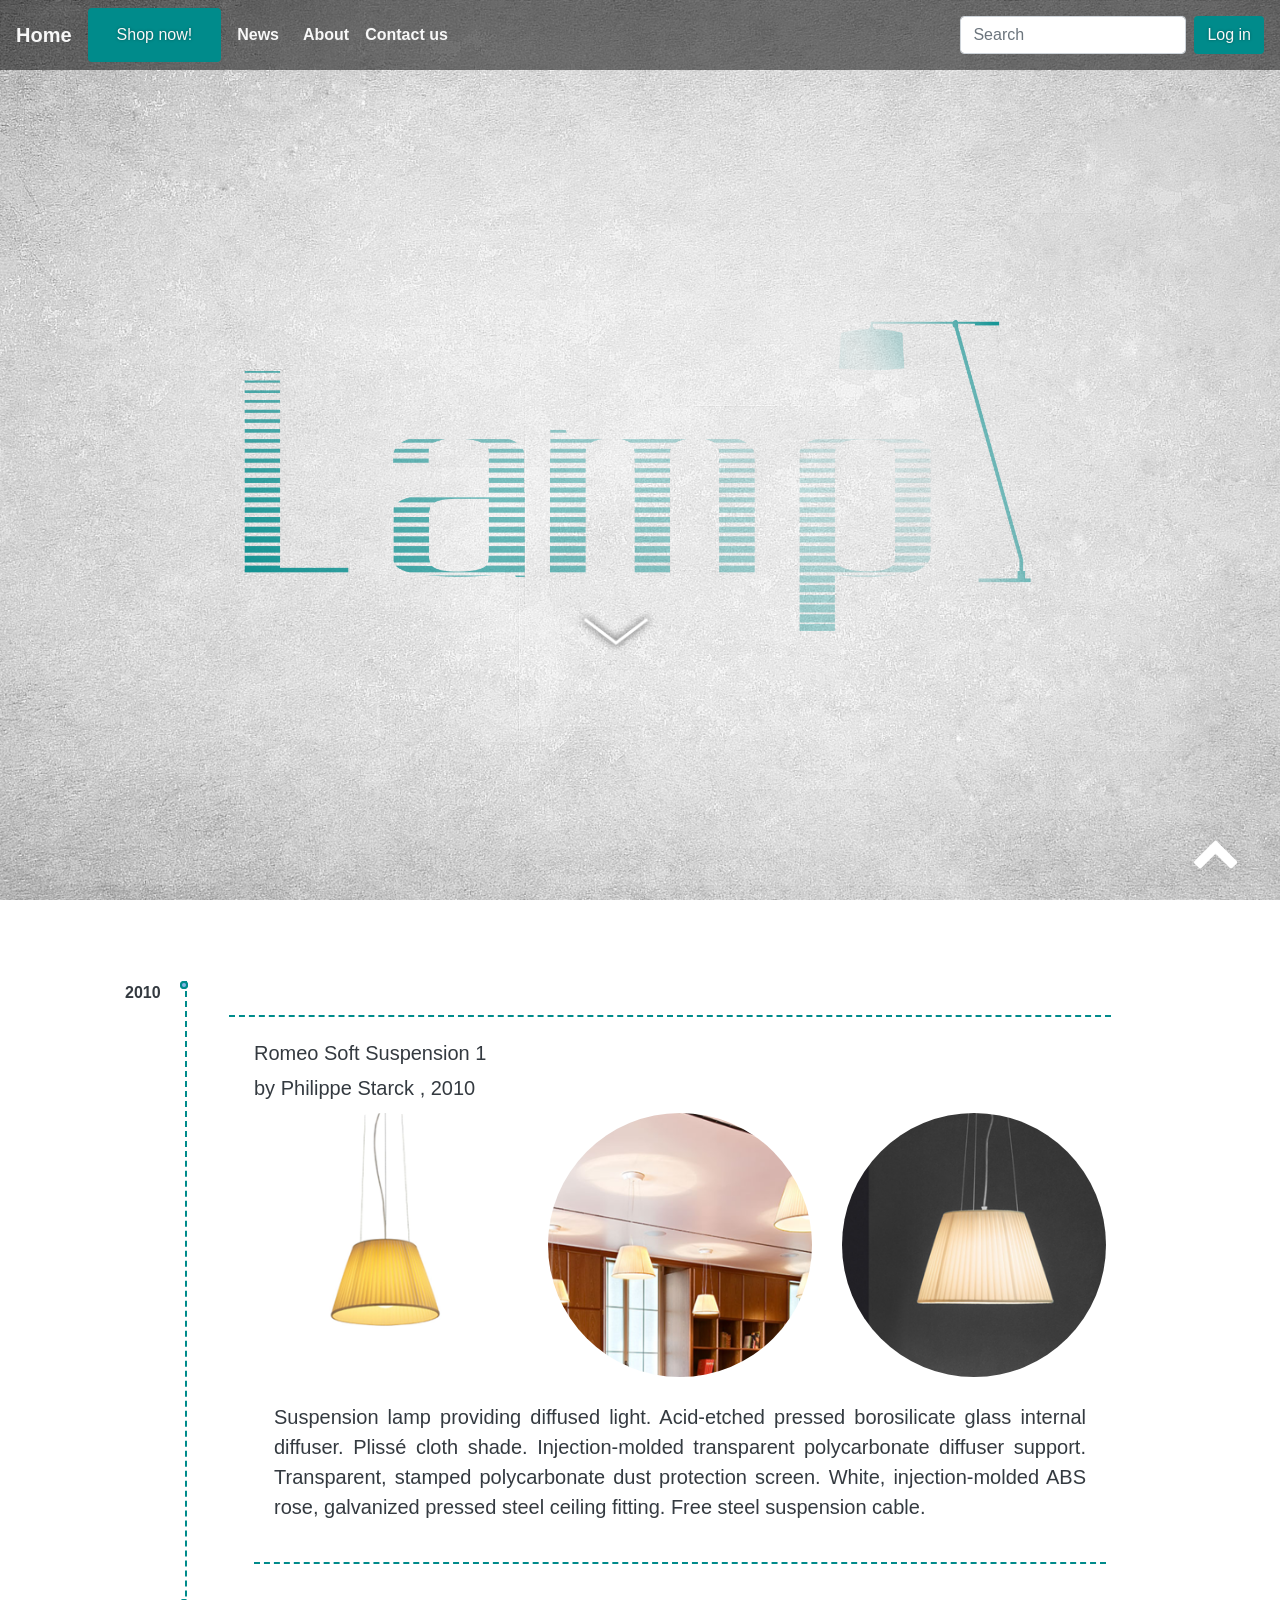
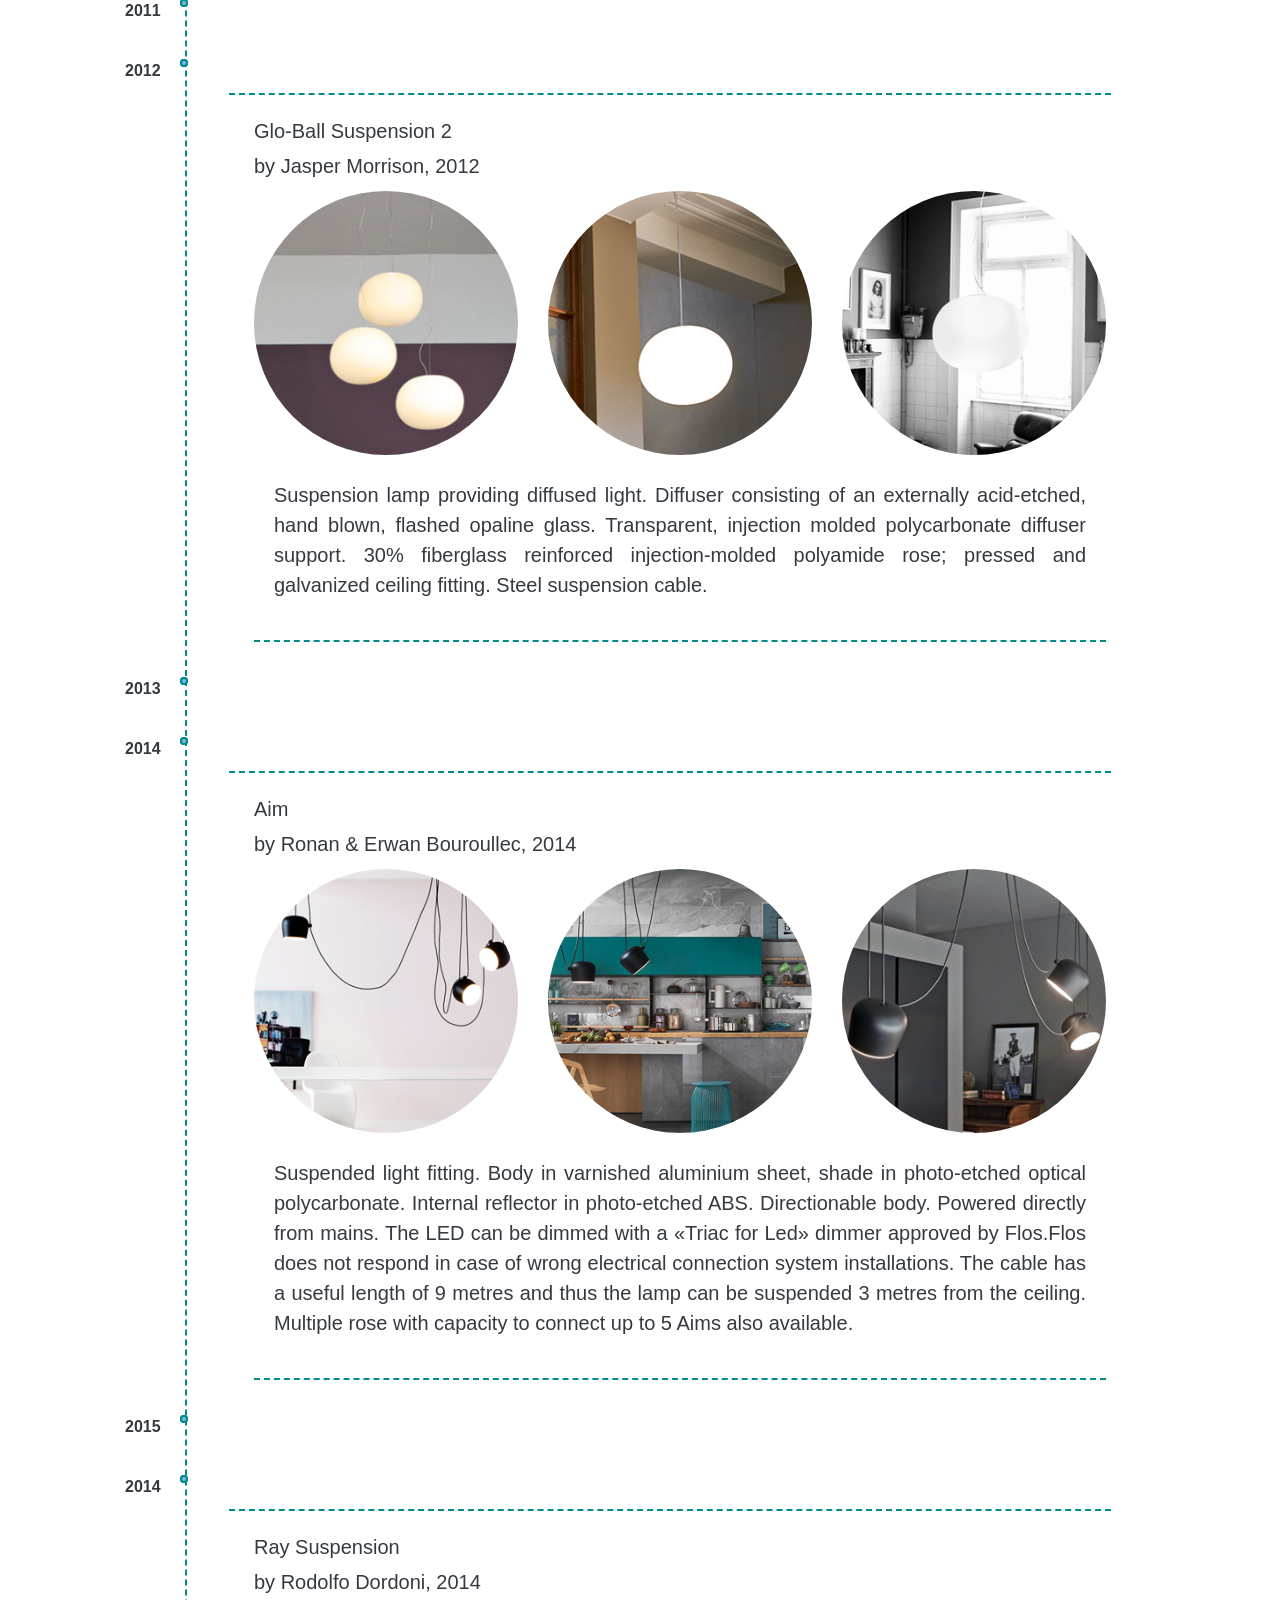
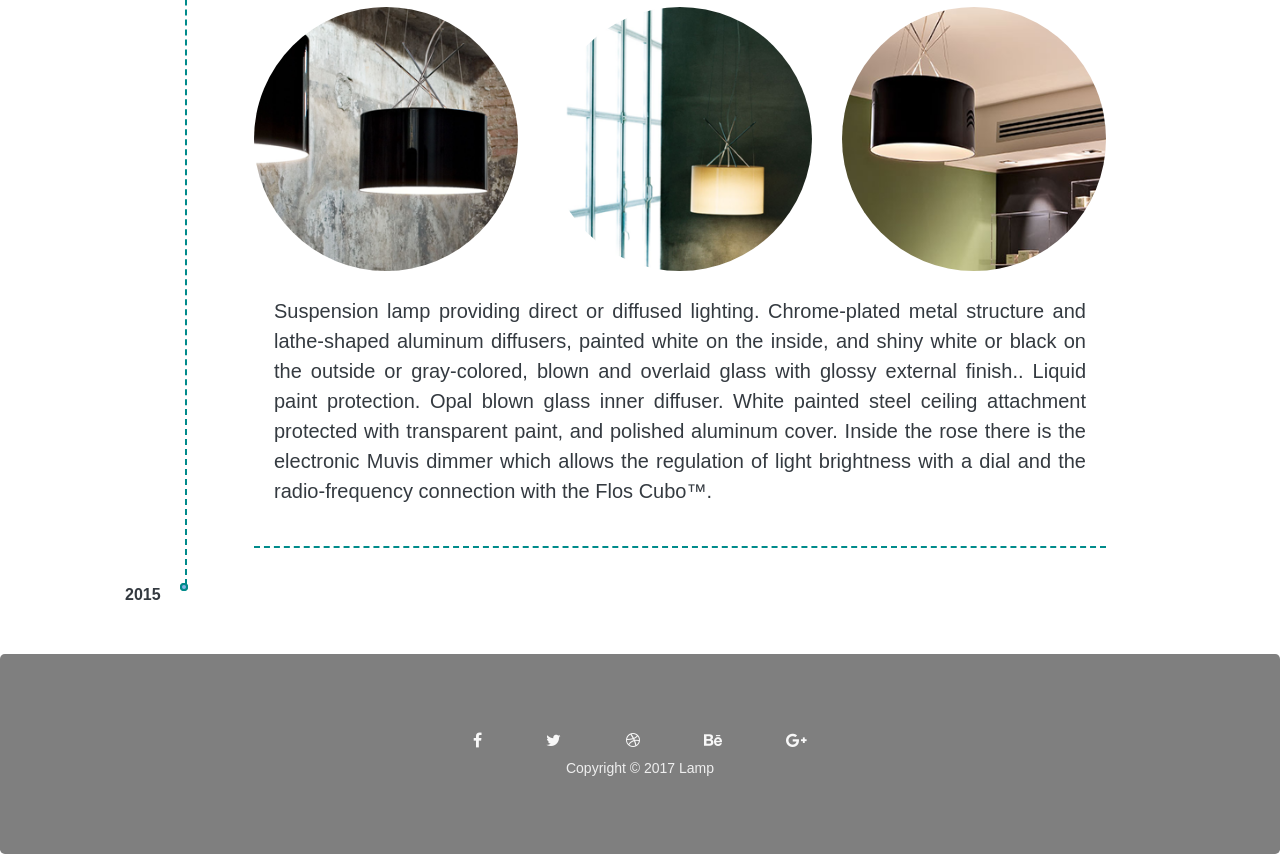
<file: index.html>
<!DOCTYPE html>
<html lang="en">

<head>
    <title>Lamp</title>
    <meta charset="utf-8">
    <meta name="viewport" content="width=device-width, initial-scale=1, shrink-to-fit=no">
    <meta name="description" content="Add a touch of unique, abstract, modern and playful lighting to your home or office interior with our stylish set of lamps. Our products combine functionality with a sleek, modern design. Our lamps are ideal for adding a splash of colour to your favourite home or office areas. They create a warm, ambient aesthetic that differs from a ceiling light or floor lamp. For inspiration on how to keep your home décor on-trend, please visit our website and if you have any quiestions don't hesitate and contact us.">
    <meta name="author" content="Patriciq Dragneva">

    <!-- Logo 16x16px -->
    <link rel="icon" href="img/image-logo-1.png">
    <!-- Font Awesome -->
    <link rel="stylesheet" href="https://maxcdn.bootstrapcdn.com/font-awesome/4.7.0/css/font-awesome.min.css">
    <!-- Bootstrap 4 CSS -->
    <link rel="stylesheet" href="https://maxcdn.bootstrapcdn.com/bootstrap/4.0.0-beta.3/css/bootstrap.min.css" integrity="sha384-Zug+QiDoJOrZ5t4lssLdxGhVrurbmBWopoEl+M6BdEfwnCJZtKxi1KgxUyJq13dy" crossorigin="anonymous">
    <link rel="stylesheet" href="./css/style.css">
</head>

<body>
    <header id="header">
        <nav class="navbar navbar-expand-md fixed-top ">
            <a class="navbar-brand" href="index.html">Home</a>
            <button class="navbar-toggler" type="button" data-toggle="collapse" data-target="#navbarsExampleDefault" aria-controls="navbarsExampleDefault" aria-expanded="false" aria-label="Toggle navigation">
                <i class="fa fa-bars fa-lg  navbar-toggler-icon" aria-hidden="true"></i>
            </button>
            <div class="collapse navbar-collapse" id="navbarsExampleDefault">

                <button class="btn btn-green-color"><a class="nav-link news-section" href="shopnow.html">Shop now!</a></button>
                <a class="nav-link news-section" href="news.html">News</a>

                <ul class="navbar-nav mr-auto">
                    <li class="nav-item active">
                        <a class="nav-link" href="aboutus.html">About</a>
                    </li>
                    <li class="nav-item active">
                        <a class="nav-link" href="contactus.html">Contact us</a>
                    </li>
                    <li class="nav-item">
                        <a class="nav-link disabled logged-in" href="#">Welcome back, <span class="username-placeholder">user</span>!</a>
                    </li>
                </ul>

                <form class="form-inline my-2 my-lg-0">
                    <input class="form-control mr-sm-2" type="text" placeholder="Search" aria-label="Search">
                    <button id="search-btn" class="btn btn-green-color" type="submit">             
                        <span class="not-logged-in">
                            <a href="#login" data-toggle="modal" data-target="#login-modal">Log in</a>
                        </span>
                        <span class="logged-in">
                            <a href="#logout" class="logout-btn">Log out</a>
                        </span>
                    </button>
                </form>

            </div>
        </nav>
    </header>
    
    

    <div id="login-modal" class="modal fade" tabindex="-1" role="dialog">
        <div class="modal-dialog modal-sm" role="document">
            <form name="loginForm" class="modal-content">
                <div class="modal-header">
                    <button type="button" class="close" data-dismiss="modal" aria-label="Close"><span aria-hidden="true">&times;</span></button>
                    <h4 class="modal-title">Log in</h4>
                </div>
                <div class="modal-body">
                    <div class="form-group">
                        <label>Username</label>
                        <div class="input-group">
                            <span class="input-group-addon">
                                <span class="glyphicon glyphicon-user"></span>
                            </span>
                            <input type="text" name="username" class="form-control" placeholder="Username" required>
                        </div>
                    </div>
                    <div class="form-group">
                        <label>Password</label>
                        <div class="input-group">
                            <span class="input-group-addon">
                                <span class="glyphicon glyphicon-star"></span>
                            </span>
                            <input type="password" name="password" class="form-control" placeholder="Password" required>
                        </div>
                    </div>
                </div>
                <div class="modal-footer">
                    <button type="button" class="btn btn-green-color" data-dismiss="modal">
                        <span class="glyphicon glyphicon-arrow-left"></span>
                        Close
                    </button>
                    <button type="submit" class="btn btn-green-color">
                        <span class="glyphicon glyphicon-lock"></span>
                        Login
                    </button>
                </div>
            </form>
            <!-- /.modal-content -->
        </div>
        <!-- /.modal-dialog -->
    </div>
    <!-- /.modal -->
    
    

    <main role="main" class="container d-flex justify-content-center">
        <div id="mainContainer" class="container-fluid logo-container">
            <img id="logo" src="img/Lamp-logo-2.png" class="img-fluid" title="lamp_logo" alt="The logo of the Lamp Company">
        </div>

    </main>
    <a data-scroll href="#timelineDiv" class="ca3-scroll-down-link ca3-scroll-down-arrow" data-ca3_icon=""></a>



    <div id="timelineDiv" class="timeline-div">
        <div class=" container">
            <ul id="container-for-timeline-data" class="container">
            </ul>
        </div>
    </div>




    <a href="#top"><i class="fa fa-lg fa-3x fa-chevron-up"></i></a>

    <footer class="jumbotron jumbo-footer">
        <div class="container_footer">
            <a href="https://www.facebook.com/" target="_blank"><i class="fa fa-facebook"></i></a>
            <a href="https://twitter.com/?lang=en" target="_blank"><i class="fa fa-twitter"></i></a>
            <a href="https://dribbble.com/" target="_blank"><i class="fa fa-dribbble"></i></a>
            <a href="https://www.behance.net/" target="_blank"><i class="fa fa-behance"></i></a>
            <a href="https://plus.google.com/" target="_blank"><i class="fa fa-google-plus"></i></a>
        </div>
        <p id="p_footer">Copyright &copy; 2017 Lamp</p>
    </footer>





    <script src="https://code.jquery.com/jquery-3.2.1.js" integrity="sha256-DZAnKJ/6XZ9si04Hgrsxu/8s717jcIzLy3oi35EouyE=" crossorigin="anonymous"></script>
    <script src="https://cdnjs.cloudflare.com/ajax/libs/popper.js/1.12.9/umd/popper.min.js" integrity="sha384-ApNbgh9B+Y1QKtv3Rn7W3mgPxhU9K/ScQsAP7hUibX39j7fakFPskvXusvfa0b4Q" crossorigin="anonymous"></script>
    <script src="https://maxcdn.bootstrapcdn.com/bootstrap/4.0.0-beta.3/js/bootstrap.min.js" integrity="sha384-a5N7Y/aK3qNeh15eJKGWxsqtnX/wWdSZSKp+81YjTmS15nvnvxKHuzaWwXHDli+4" crossorigin="anonymous"></script>
    <script src="./js/js.cookie.js"></script>
    <script src="./js/script.js"></script>
    <script src="./js/timeline.js"></script>
    <script src="smooth-scroll-master/dist/js/smooth-scroll.js"></script>
    <script> var scroll = new SmoothScroll('a[href*="#"]');</script>
</body>

</html>
</file>
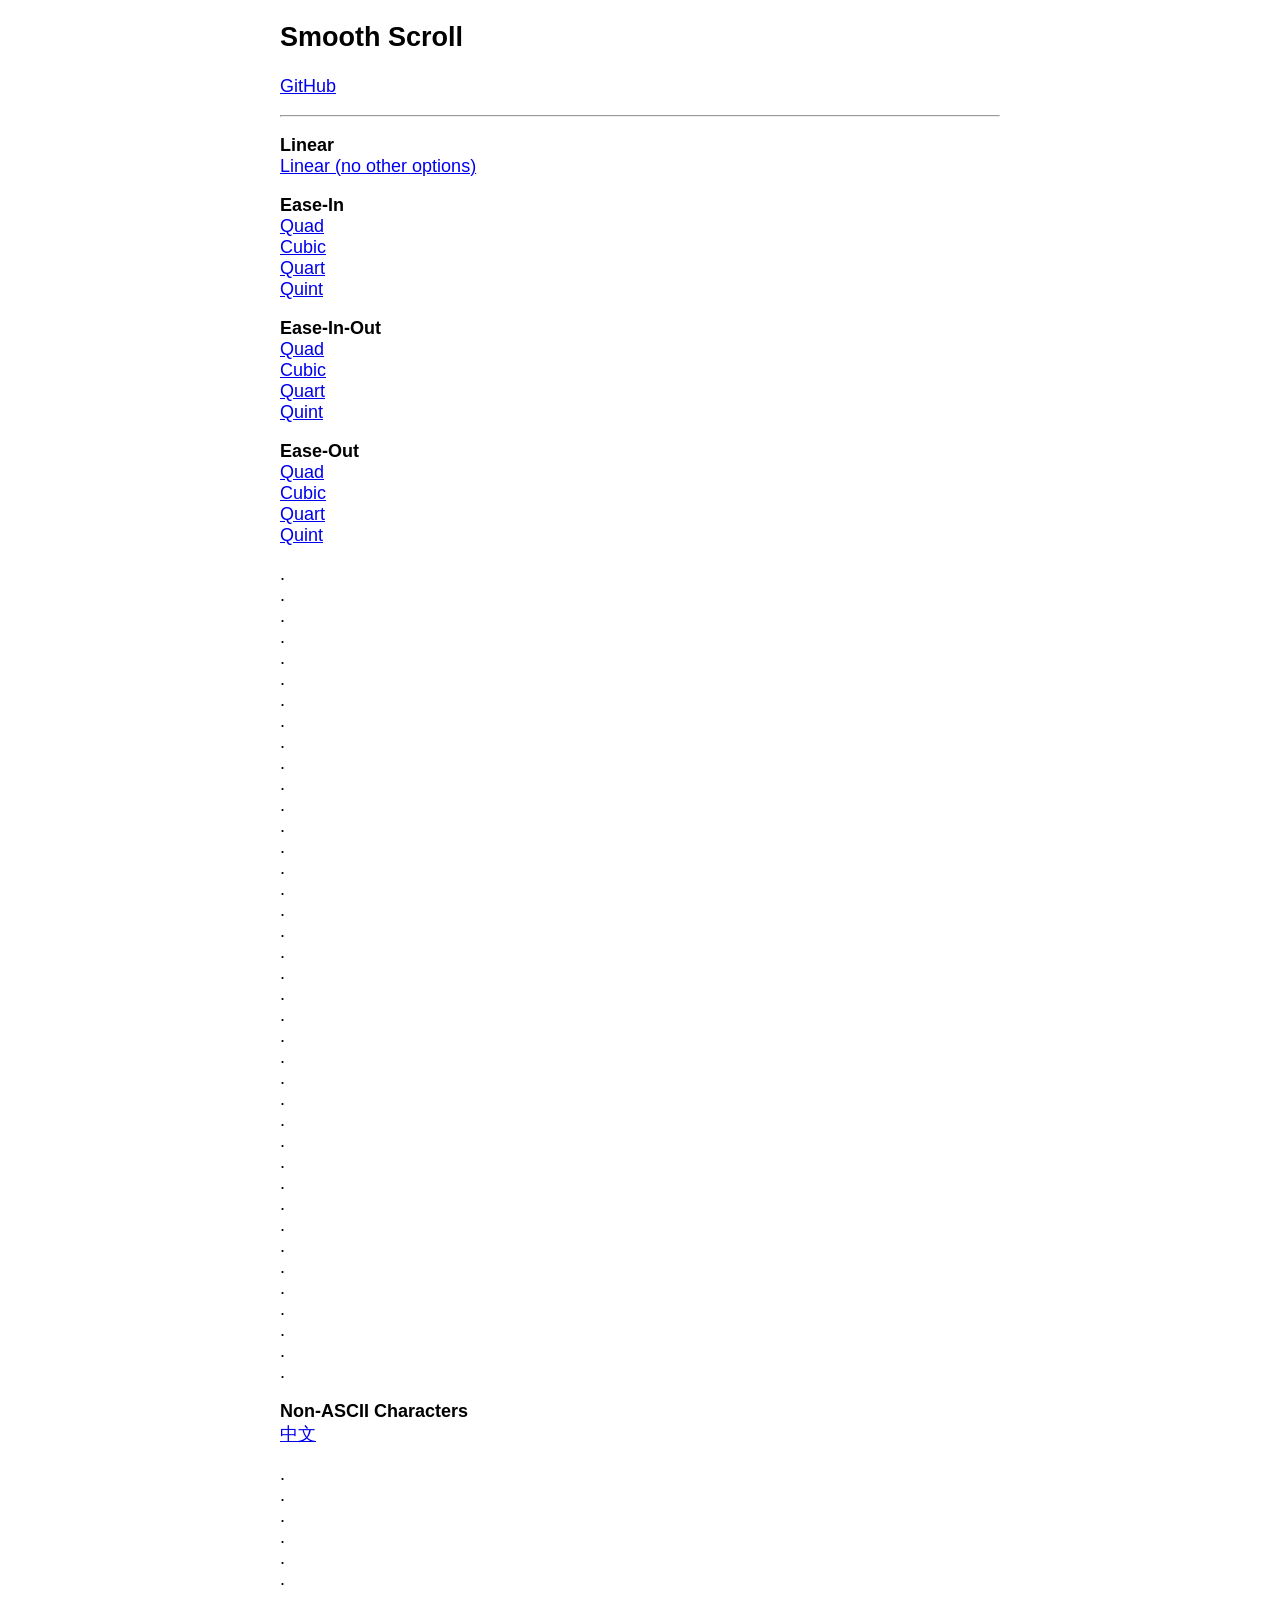
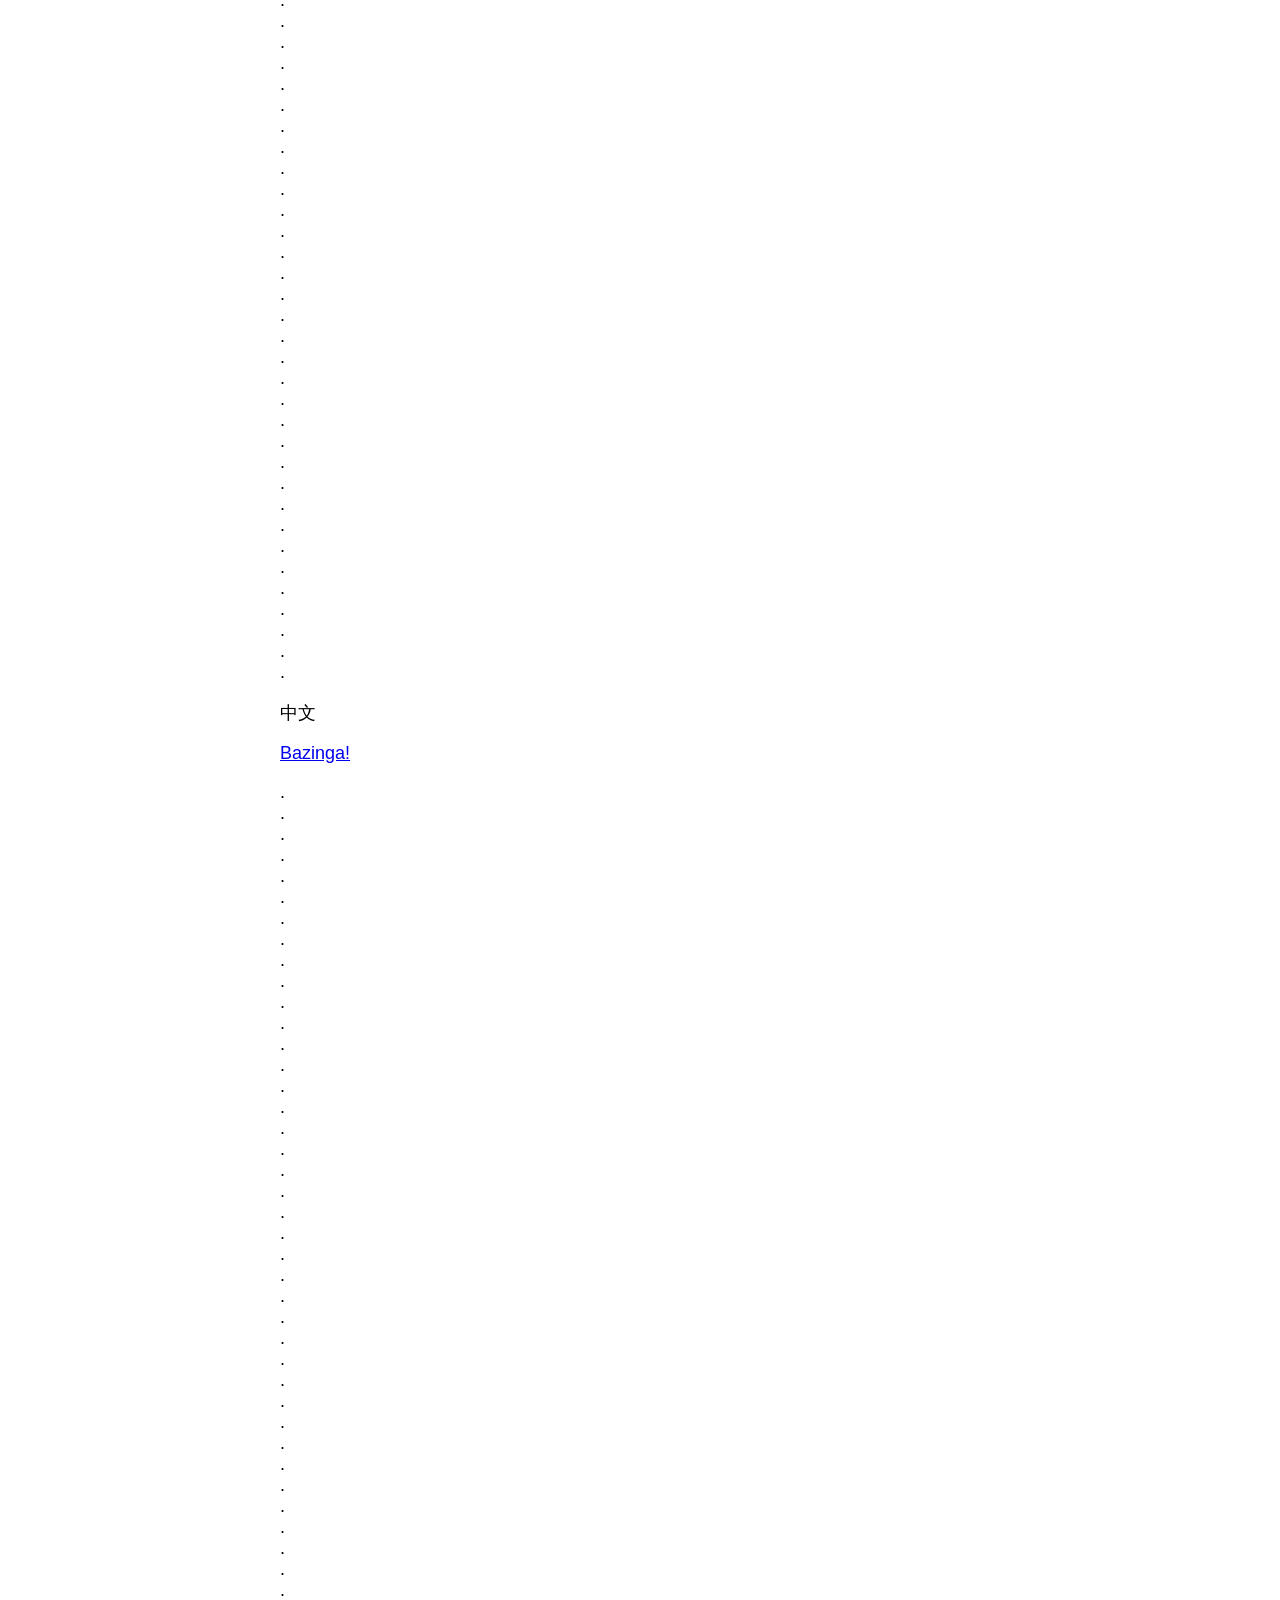
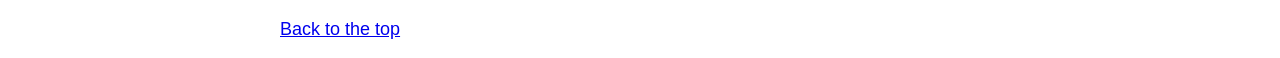
<file: smooth-scroll-master/docs/index.html>
<!DOCTYPE html>
<html lang="en">

	<head>
		<meta charset="utf-8">
		<title>Smooth Scroll</title>
		<meta name="viewport" content="width=device-width, initial-scale=1.0">

		<!-- stylesheets -->
		<style type="text/css">
			body {
				font-family: -apple-system, BlinkMacSystemFont, "Segoe UI", "Roboto", "Oxygen", "Ubuntu", "Cantarell", "Fira Sans", "Droid Sans", "Helvetica Neue", sans-serif;
				font-size: 112.5%;
				margin-left: auto;
				margin-right: auto;
				max-width: 40em;
				width: 88%;
			}
		</style>
	</head>

	<body>

		<main id="top">

			<nav>
				<h1>Smooth Scroll</h1>
				<p><a href="https://github.com/cferdinandi/smooth-scroll">GitHub</a></p>
				<hr>
			</nav>

			<section>
<p>
    <strong>Linear</strong><br>
    <a data-easing="linear" href="#bazinga">Linear (no other options)</a><br>
</p>

<p>
    <strong>Ease-In</strong><br>
    <a data-easing="easeInQuad" href="#bazinga">Quad</a><br>
    <a data-easing="easeInCubic" href="#bazinga">Cubic</a><br>
    <a data-easing="easeInQuart" href="#bazinga">Quart</a><br>
    <a data-easing="easeInQuint" href="#bazinga">Quint</a>
</p>

<p>
    <strong>Ease-In-Out</strong><br>
    <a data-easing="easeInOutQuad" href="#bazinga">Quad</a><br>
    <a data-easing="easeInOutCubic" href="#bazinga">Cubic</a><br>
    <a data-easing="easeInOutQuart" href="#bazinga">Quart</a><br>
    <a data-easing="easeInOutQuint" href="#bazinga">Quint</a>
</p>

<p>
    <strong>Ease-Out</strong><br>
    <a data-easing="easeOutQuad" href="#bazinga">Quad</a><br>
    <a data-easing="easeOutCubic" href="#bazinga">Cubic</a><br>
    <a data-easing="easeOutQuart" href="#bazinga">Quart</a><br>
    <a data-easing="easeOutQuint" href="#bazinga">Quint</a>
</p>

<p>
    .<br>.<br>.<br>.<br>.<br>.<br>.<br>.<br>.<br>.<br>.<br>.<br>.<br>
    .<br>.<br>.<br>.<br>.<br>.<br>.<br>.<br>.<br>.<br>.<br>.<br>.<br>
    .<br>.<br>.<br>.<br>.<br>.<br>.<br>.<br>.<br>.<br>.<br>.<br>.
</p>

<p>
    <strong>Non-ASCII Characters</strong><br>
    <a href="#中文">中文</a>
</p>

<p>
    .<br>.<br>.<br>.<br>.<br>.<br>.<br>.<br>.<br>.<br>.<br>.<br>.<br>
    .<br>.<br>.<br>.<br>.<br>.<br>.<br>.<br>.<br>.<br>.<br>.<br>.<br>
    .<br>.<br>.<br>.<br>.<br>.<br>.<br>.<br>.<br>.<br>.<br>.<br>.
</p>

<p id="中文">中文</p>

<p id="bazinga"><a href="#1@#%^-bottom">Bazinga!</a></p>

<p>
    .<br>.<br>.<br>.<br>.<br>.<br>.<br>.<br>.<br>.<br>.<br>.<br>.<br>
    .<br>.<br>.<br>.<br>.<br>.<br>.<br>.<br>.<br>.<br>.<br>.<br>.<br>
    .<br>.<br>.<br>.<br>.<br>.<br>.<br>.<br>.<br>.<br>.<br>.<br>.
</p>

<p id="1@#%^-bottom"><a href="#">Back to the top</a></p>
			</section>
		</main>

		<!-- Javascript -->
		<script src="dist/js/smooth-scroll.polyfills.min.js"></script>
		<script>
			var scroll = new SmoothScroll('a[href*="#"]:not([data-easing])');

			var linear = new SmoothScroll('[data-easing="linear"]', {easing: 'linear'});

			var easeInQuad = new SmoothScroll('[data-easing="easeInQuad"]', {easing: 'easeInQuad'});
			var easeInCubic = new SmoothScroll('[data-easing="easeInCubic"]', {easing: 'easeInCubic'});
			var easeInQuart = new SmoothScroll('[data-easing="easeInQuart"]', {easing: 'easeInQuart'});
			var easeInQuint = new SmoothScroll('[data-easing="easeInQuint"]', {easing: 'easeInQuint'});

			var easeInOutQuad = new SmoothScroll('[data-easing="easeInOutQuad"]', {easing: 'easeInOutQuad'});
			var easeInOutCubic = new SmoothScroll('[data-easing="easeInOutCubic"]', {easing: 'easeInOutCubic'});
			var easeInOutQuart = new SmoothScroll('[data-easing="easeInOutQuart"]', {easing: 'easeInOutQuart'});
			var easeInOutQuint = new SmoothScroll('[data-easing="easeInOutQuint"]', {easing: 'easeInOutQuint'});

			var easeOutQuad = new SmoothScroll('[data-easing="easeOutQuad"]', {easing: 'easeOutQuad'});
			var easeOutCubic = new SmoothScroll('[data-easing="easeOutCubic"]', {easing: 'easeOutCubic'});
			var easeOutQuart = new SmoothScroll('[data-easing="easeOutQuart"]', {easing: 'easeOutQuart'});
			var easeOutQuint = new SmoothScroll('[data-easing="easeOutQuint"]', {easing: 'easeOutQuint'});
		</script>


	</body>
</html>
</file>
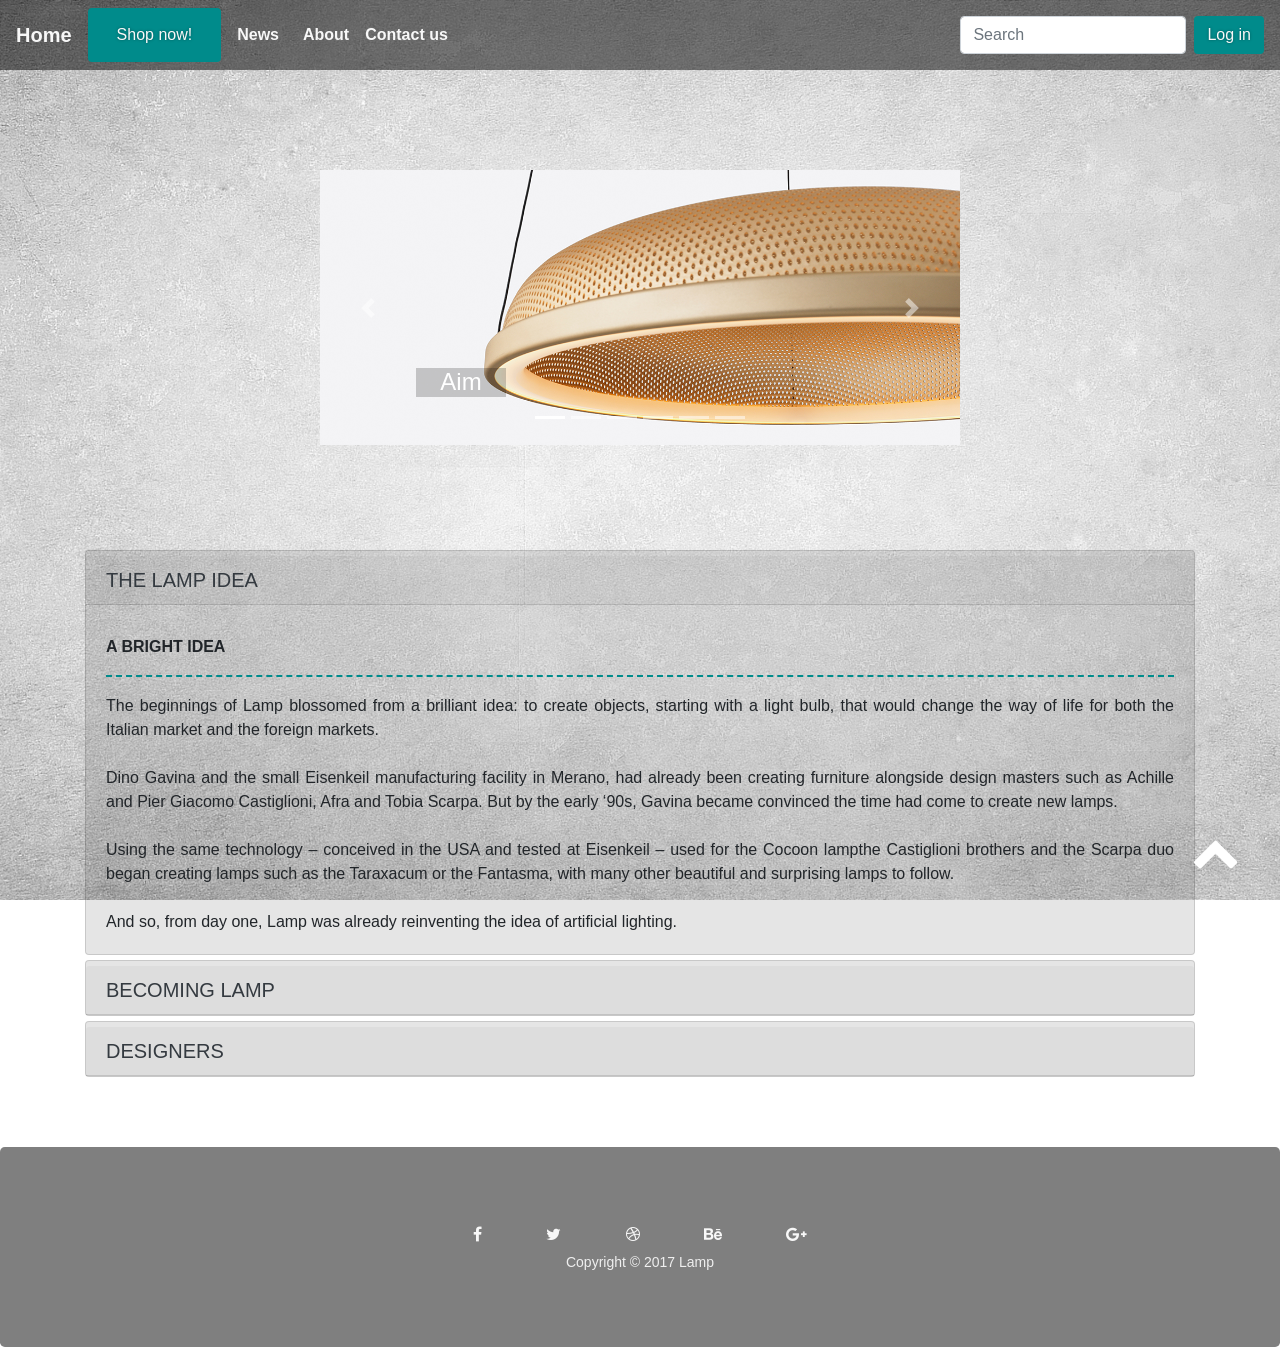
<file: aboutus.html>
<!DOCTYPE html>
<html lang="en">

<head>
    <title>Lamp</title>
    <meta charset="utf-8">
    <meta name="viewport" content="width=device-width, initial-scale=1, shrink-to-fit=no">
    <meta name="description" content="Add a touch of unique, abstract, modern and playful lighting to your home or office interior with our stylish set of lamps. Our products combine functionality with a sleek, modern design. Our lamps are ideal for adding a splash of colour to your favourite home or office areas. They create a warm, ambient aesthetic that differs from a ceiling light or floor lamp. For inspiration on how to keep your home décor on-trend, please visit our website and if you have any quiestions don't hesitate and contact us.">
    <meta name="author" content="Patriciq Dragneva">

    <!-- Logo 16x16px -->
    <link rel="icon" href="./img/image-logo-1.png">
    <!-- Font Awesome -->
    <link rel="stylesheet" href="https://maxcdn.bootstrapcdn.com/font-awesome/4.7.0/css/font-awesome.min.css">
    <!-- Bootstrap 4 CSS -->
    <link rel="stylesheet" href="https://maxcdn.bootstrapcdn.com/bootstrap/4.0.0-beta.3/css/bootstrap.min.css" integrity="sha384-Zug+QiDoJOrZ5t4lssLdxGhVrurbmBWopoEl+M6BdEfwnCJZtKxi1KgxUyJq13dy" crossorigin="anonymous">
    <link rel="stylesheet" href="./css/style.css">
</head>

<body>
    <header id="header">
        <nav class="navbar navbar-expand-md fixed-top ">
            <a class="navbar-brand" href="index.html">Home</a>
            <button class="navbar-toggler" type="button" data-toggle="collapse" data-target="#navbarsExampleDefault" aria-controls="navbarsExampleDefault" aria-expanded="false" aria-label="Toggle navigation">
                <i class="fa fa-bars fa-lg  navbar-toggler-icon" aria-hidden="true"></i>
            </button>
            <div class="collapse navbar-collapse" id="navbarsExampleDefault">

                <button class="btn btn-green-color"><a class="nav-link news-section" href="shopnow.html">Shop now!</a></button>
                <a class="nav-link news-section" href="news.html">News</a>

                <ul class="navbar-nav mr-auto">
                    <li class="nav-item active">
                        <a class="nav-link" href="aboutus.html">About</a>
                    </li>
                    <li class="nav-item active">
                        <a class="nav-link" href="contactus.html">Contact us</a>
                    </li>
                    <li class="nav-item">
                        <a class="nav-link disabled logged-in" href="#">Welcome back, <span class="username-placeholder">user</span>!</a>
                    </li>
                </ul>

                <form class="form-inline my-2 my-lg-0">
                    <input class="form-control mr-sm-2" type="text" placeholder="Search" aria-label="Search">
                    <button id="search-btn" class="btn btn-green-color" type="submit">             
                        <span class="not-logged-in">
                            <a href="#login" data-toggle="modal" data-target="#login-modal">Log in</a>
                        </span>
                        <span class="logged-in">
                            <a href="#logout" class="logout-btn">Log out</a>
                        </span>
                    </button>
                </form>

            </div>
        </nav>
    </header>

    <div id="login-modal" class="modal fade" tabindex="-1" role="dialog">
        <div class="modal-dialog modal-sm" role="document">
            <form name="loginForm" class="modal-content">
                <div class="modal-header">
                    <button type="button" class="close" data-dismiss="modal" aria-label="Close"><span aria-hidden="true">&times;</span></button>
                    <h4 class="modal-title">Log in</h4>
                </div>
                <div class="modal-body">
                    <div class="form-group">
                        <label>Username</label>
                        <div class="input-group">
                            <span class="input-group-addon">
                                <span class="glyphicon glyphicon-user"></span>
                            </span>
                            <input type="text" name="username" class="form-control" placeholder="Username" required>
                        </div>
                    </div>
                    <div class="form-group">
                        <label>Password</label>
                        <div class="input-group">
                            <span class="input-group-addon">
                                <span class="glyphicon glyphicon-star"></span>
                            </span>
                            <input type="password" name="password" class="form-control" placeholder="Password" required>
                        </div>
                    </div>
                </div>
                <div class="modal-footer">
                    <button type="button" class="btn btn-green-color" data-dismiss="modal">
                        <span class="glyphicon glyphicon-arrow-left"></span>
                        Close
                    </button>
                    <button type="submit" class="btn btn-green-color">
                        <span class="glyphicon glyphicon-lock"></span>
                        Login
                    </button>
                </div>
            </form>
            <!-- /.modal-content -->
        </div>
        <!-- /.modal-dialog -->
    </div>
    <!-- /.modal -->



<div id="aboutUs-loaded"></div>







    <a href="#top"><i class="fa fa-lg fa-3x fa-chevron-up"></i></a>

    <footer class="jumbotron jumbo-footer">
        <div class="container_footer">
            <a href="https://www.facebook.com/" target="_blank"><i class="fa fa-facebook"></i></a>
            <a href="https://twitter.com/?lang=en" target="_blank"><i class="fa fa-twitter"></i></a>
            <a href="https://dribbble.com/" target="_blank"><i class="fa fa-dribbble"></i></a>
            <a href="https://www.behance.net/" target="_blank"><i class="fa fa-behance"></i></a>
            <a href="https://plus.google.com/" target="_blank"><i class="fa fa-google-plus"></i></a>
        </div>
        <p id="p_footer">Copyright &copy; 2017 Lamp</p>
    </footer>





    <script src="https://code.jquery.com/jquery-3.2.1.js" integrity="sha256-DZAnKJ/6XZ9si04Hgrsxu/8s717jcIzLy3oi35EouyE=" crossorigin="anonymous"></script>
    <script src="https://cdnjs.cloudflare.com/ajax/libs/popper.js/1.12.9/umd/popper.min.js" integrity="sha384-ApNbgh9B+Y1QKtv3Rn7W3mgPxhU9K/ScQsAP7hUibX39j7fakFPskvXusvfa0b4Q" crossorigin="anonymous"></script>
    <script src="https://maxcdn.bootstrapcdn.com/bootstrap/4.0.0-beta.3/js/bootstrap.min.js" integrity="sha384-a5N7Y/aK3qNeh15eJKGWxsqtnX/wWdSZSKp+81YjTmS15nvnvxKHuzaWwXHDli+4" crossorigin="anonymous"></script>
    <script src="./js/js.cookie.js"></script>
    <script src="./js/script.js"></script>
    <script src="./js/aboutUs.js"></script>
</body>

</html>
</file>
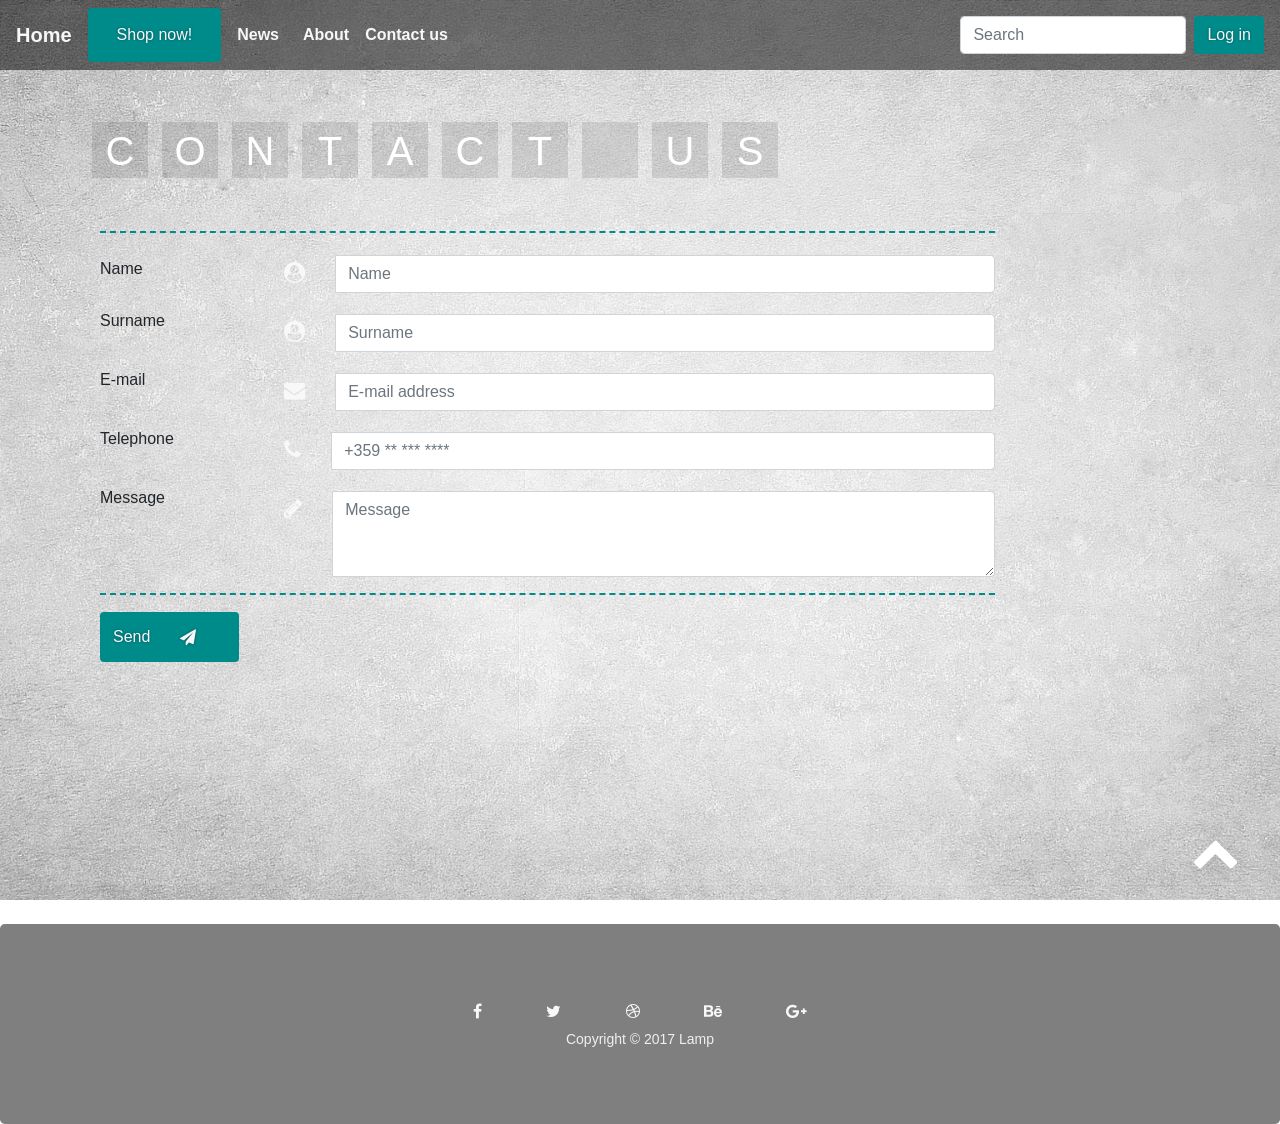
<file: contactus.html>
<!DOCTYPE html>
<html lang="en">

<head>
    <title>Lamp</title>
    <meta charset="utf-8">
    <meta name="viewport" content="width=device-width, initial-scale=1, shrink-to-fit=no">
    <meta name="description" content="Add a touch of unique, abstract, modern and playful lighting to your home or office interior with our stylish set of lamps. Our products combine functionality with a sleek, modern design. Our lamps are ideal for adding a splash of colour to your favourite home or office areas. They create a warm, ambient aesthetic that differs from a ceiling light or floor lamp. For inspiration on how to keep your home décor on-trend, please visit our website and if you have any quiestions don't hesitate and contact us.">
    <meta name="author" content="Patriciq Dragneva">

    <!-- Logo 16x16px -->
    <link rel="icon" href="./img/image-logo-1.png">
    <!-- Font Awesome -->
    <link rel="stylesheet" href="https://maxcdn.bootstrapcdn.com/font-awesome/4.7.0/css/font-awesome.min.css">
    <!-- Bootstrap 4 CSS -->
    <link rel="stylesheet" href="https://maxcdn.bootstrapcdn.com/bootstrap/4.0.0-beta.3/css/bootstrap.min.css" integrity="sha384-Zug+QiDoJOrZ5t4lssLdxGhVrurbmBWopoEl+M6BdEfwnCJZtKxi1KgxUyJq13dy" crossorigin="anonymous">
    <link rel="stylesheet" href="./css/style.css">
</head>

<body>
    <header id="header">
        <nav class="navbar navbar-expand-md fixed-top ">
            <a class="navbar-brand" href="index.html">Home</a>
            <button class="navbar-toggler" type="button" data-toggle="collapse" data-target="#navbarsExampleDefault" aria-controls="navbarsExampleDefault" aria-expanded="false" aria-label="Toggle navigation">
                <i class="fa fa-bars fa-lg  navbar-toggler-icon" aria-hidden="true"></i>
            </button>
            <div class="collapse navbar-collapse" id="navbarsExampleDefault">

                <button class="btn btn-green-color"><a class="nav-link news-section" href="shopnow.html">Shop now!</a></button>
                <a class="nav-link news-section" href="news.html">News</a>

                <ul class="navbar-nav mr-auto">
                    <li class="nav-item active">
                        <a class="nav-link" href="aboutus.html">About</a>
                    </li>
                    <li class="nav-item active">
                        <a class="nav-link" href="contactus.html">Contact us</a>
                    </li>
                    <li class="nav-item">
                        <a class="nav-link disabled logged-in" href="#">Welcome back, <span class="username-placeholder">user</span>!</a>
                    </li>
                </ul>

                <form class="form-inline my-2 my-lg-0">
                    <input class="form-control mr-sm-2" type="text" placeholder="Search" aria-label="Search">
                    <button id="search-btn" class="btn btn-green-color" type="submit">             
                        <span class="not-logged-in">
                            <a href="#login" data-toggle="modal" data-target="#login-modal">Log in</a>
                        </span>
                        <span class="logged-in">
                            <a href="#logout" class="logout-btn">Log out</a>
                        </span>
                    </button>
                </form>

            </div>
        </nav>
    </header>
    
    
    <div id="login-modal" class="modal fade" tabindex="-1" role="dialog">
        <div class="modal-dialog modal-sm" role="document">
            <form name="loginForm" class="modal-content">
                <div class="modal-header">
                    <button type="button" class="close" data-dismiss="modal" aria-label="Close"><span aria-hidden="true">&times;</span></button>
                    <h4 class="modal-title">Log in</h4>
                </div>
                <div class="modal-body">
                    <div class="form-group">
                        <label>Username</label>
                        <div class="input-group">
                            <span class="input-group-addon">
                                <span class="glyphicon glyphicon-user"></span>
                            </span>
                            <input type="text" name="username" class="form-control" placeholder="Username" required>
                        </div>
                    </div>
                    <div class="form-group">
                        <label>Password</label>
                        <div class="input-group">
                            <span class="input-group-addon">
                                <span class="glyphicon glyphicon-star"></span>
                            </span>
                            <input type="password" name="password" class="form-control" placeholder="Password" required>
                        </div>
                    </div>
                </div>
                <div class="modal-footer">
                    <button type="button" class="btn btn-green-color" data-dismiss="modal">
                        <span class="glyphicon glyphicon-arrow-left"></span>
                        Close
                    </button>
                    <button type="submit" class="btn btn-green-color">
                        <span class="glyphicon glyphicon-lock"></span>
                        Login
                    </button>
                </div>
            </form>
            <!-- /.modal-content -->
        </div>
        <!-- /.modal-dialog -->
    </div>
    <!-- /.modal -->

    <div id="boxWrapper" class="container d-flex flex-row">
        <div class="box animated introAnimation">C</div>
        <div class="box animated introAnimation two">O</div>
        <div class="box animated introAnimation three">N</div>
        <div class="box animated introAnimation four">T</div><br/>
        <div class="box animated introAnimation five">A</div>
        <div class="box animated introAnimation six">C</div>
        <div class="box animated introAnimation seven">T</div>
        <div class="box animated introAnimation "></div>
        <div class="box animated introAnimation eight">U</div>
        <div class="box animated introAnimation nine">S</div>
    </div>

    <div class="container contact-container">


        <form class="col-sm-10">
            <hr>
            <div class="form-group row">
                <label class="col-form-label col-sm-4 col-md-3 col-lg-2" for="user-name">Name</label>
                <div class="input-group col-sm-8 col-md-9 col-lg-10">
                    <span class="input-group-addon">
                        <i class="fa fa-user-circle fa-lg"></i>
                    </span>
                    <input type="text" class="form-control" id="user-name" placeholder="Name">
                </div>
            </div>

            <div class="form-group row">
                <label class="control-label col-sm-4 col-md-3 col-lg-2" for="user-surname">Surname</label>
                <div class="input-group col-sm-8 col-md-9 col-lg-10">
                    <span class="input-group-addon">
                        <i class="fa fa-user-circle fa-lg"></i>
                    </span>
                    <input type="text" class="form-control" id="user-surname" placeholder="Surname">
                </div>
            </div>

            <div class="form-group row">
                <label class="control-label col-sm-4 col-md-3 col-lg-2" for="email">E-mail</label>
                <div class="input-group col-sm-8 col-md-9 col-lg-10">
                    <span class="input-group-addon">
                        <i class="fa fa-envelope fa-lg"></i>
                    </span>
                    <input type="email" class="form-control" id="email" placeholder="E-mail address">
                </div>
            </div>

            <div class="form-group row">
                <label class="control-label col-sm-4 col-md-3 col-lg-2" for="number">Telephone</label>
                <div class="input-group col-sm-8 col-md-9 col-lg-10">
                    <span class="input-group-addon">
                        <i class="fa fa-phone fa-lg"></i>
                    </span>
                    <input type="tel" class="form-control" id="number" placeholder="+359 ** *** ****">
                </div>
            </div>

            <div class="form-group row">
                <label class="control-label col-sm-4 col-md-3 col-lg-2" for="message">Message</label>
                <div class="input-group col-sm-8 col-md-9 col-lg-10">
                    <span class="input-group-addon">
                        <i class="fa fa-pencil fa-lg"></i>
                    </span>
                    <textarea class="form-control" rows="3" placeholder="Message" id="message"></textarea>
                </div>
            </div>
            <hr>
            <button type="submit" class="btn btn-green-color d-flex flex-row ">
                Send
                <i class="fa fa-paper-plane"></i>
            </button>

        </form>
    </div>




    <a href="#top"><i class="fa fa-lg fa-3x fa-chevron-up"></i></a>

    <footer class="jumbotron jumbo-footer">
        <div class="container_footer">
            <a href="https://www.facebook.com/" target="_blank"><i class="fa fa-facebook"></i></a>
            <a href="https://twitter.com/?lang=en" target="_blank"><i class="fa fa-twitter"></i></a>
            <a href="https://dribbble.com/" target="_blank"><i class="fa fa-dribbble"></i></a>
            <a href="https://www.behance.net/" target="_blank"><i class="fa fa-behance"></i></a>
            <a href="https://plus.google.com/" target="_blank"><i class="fa fa-google-plus"></i></a>
        </div>
        <p id="p_footer">Copyright &copy; 2017 Lamp</p>
    </footer>



    <script src="https://code.jquery.com/jquery-3.2.1.js" integrity="sha256-DZAnKJ/6XZ9si04Hgrsxu/8s717jcIzLy3oi35EouyE=" crossorigin="anonymous"></script>
    <script src="https://cdnjs.cloudflare.com/ajax/libs/popper.js/1.12.9/umd/popper.min.js" integrity="sha384-ApNbgh9B+Y1QKtv3Rn7W3mgPxhU9K/ScQsAP7hUibX39j7fakFPskvXusvfa0b4Q" crossorigin="anonymous"></script>
    <script src="https://maxcdn.bootstrapcdn.com/bootstrap/4.0.0-beta.3/js/bootstrap.min.js" integrity="sha384-a5N7Y/aK3qNeh15eJKGWxsqtnX/wWdSZSKp+81YjTmS15nvnvxKHuzaWwXHDli+4" crossorigin="anonymous"></script>
    <script src="./js/js.cookie.js"></script>
    <script src="./js/script.js"></script>
</body>

</html>
</file>
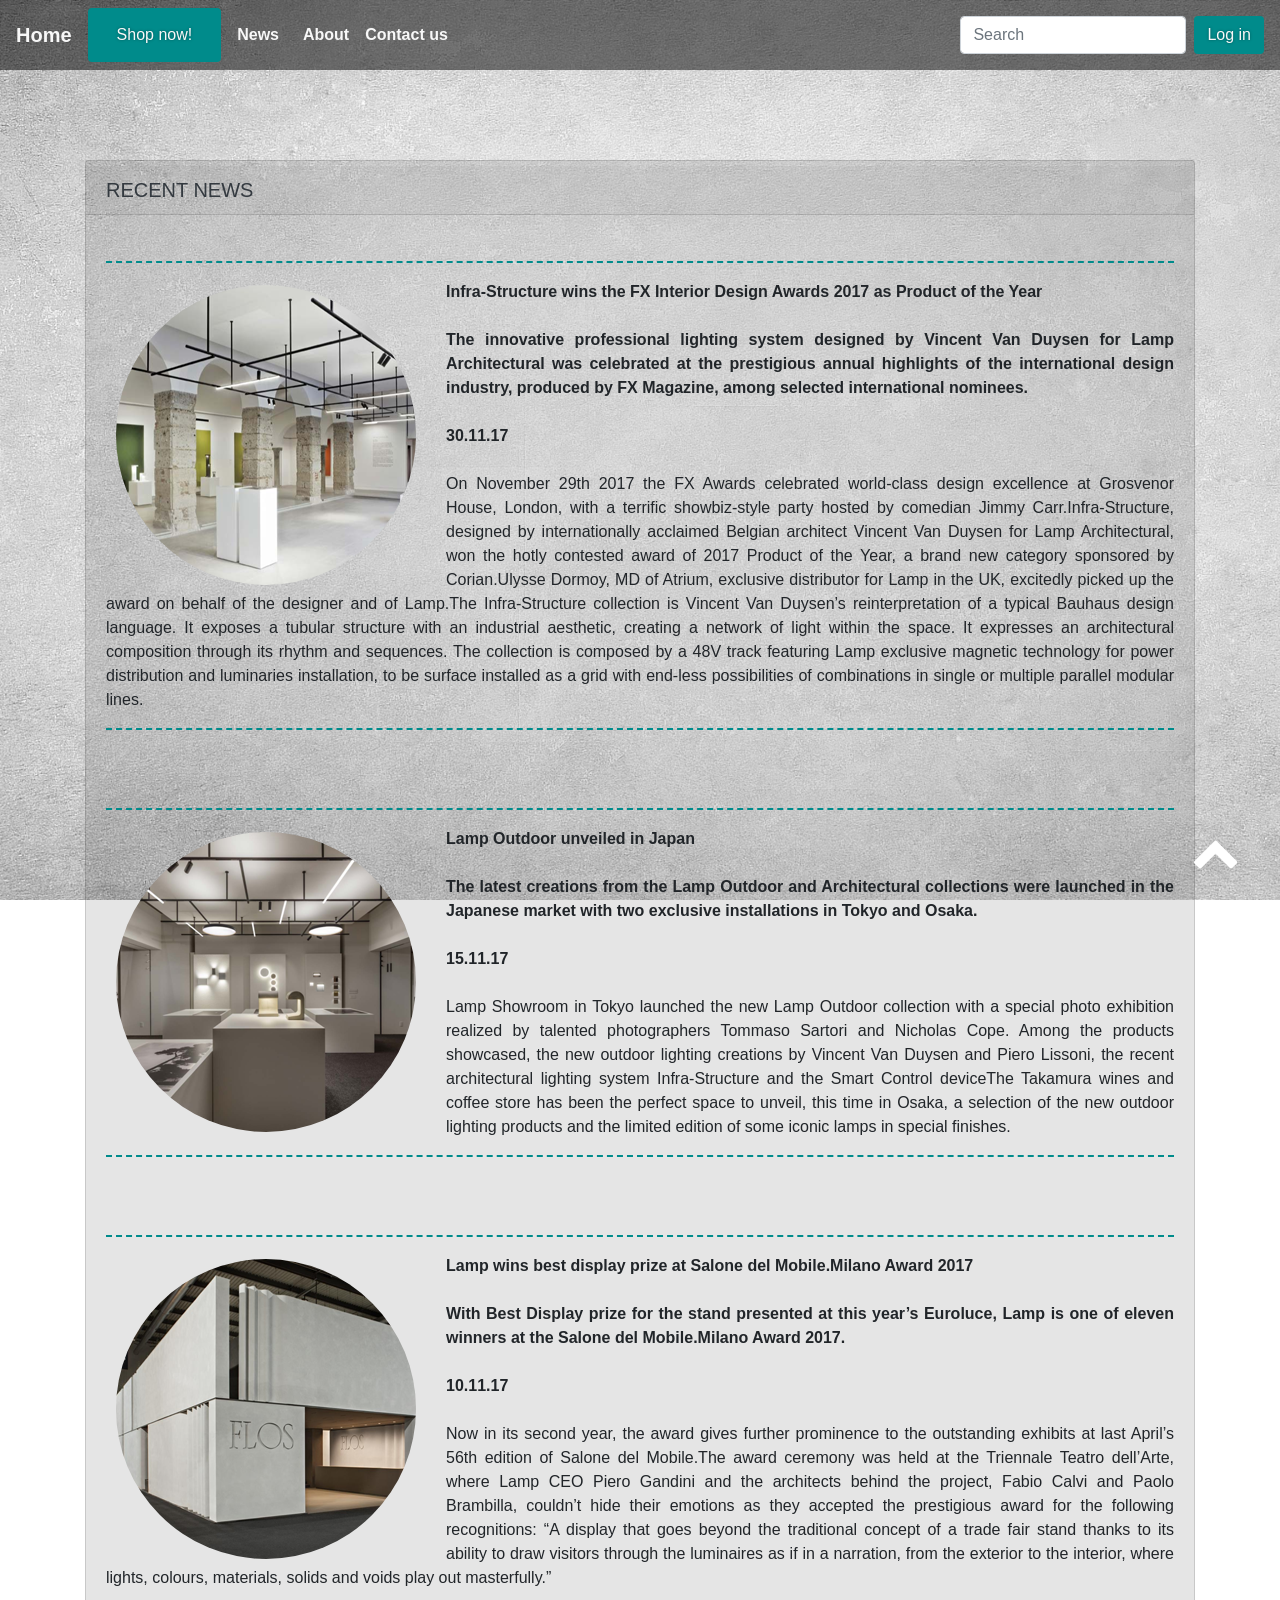
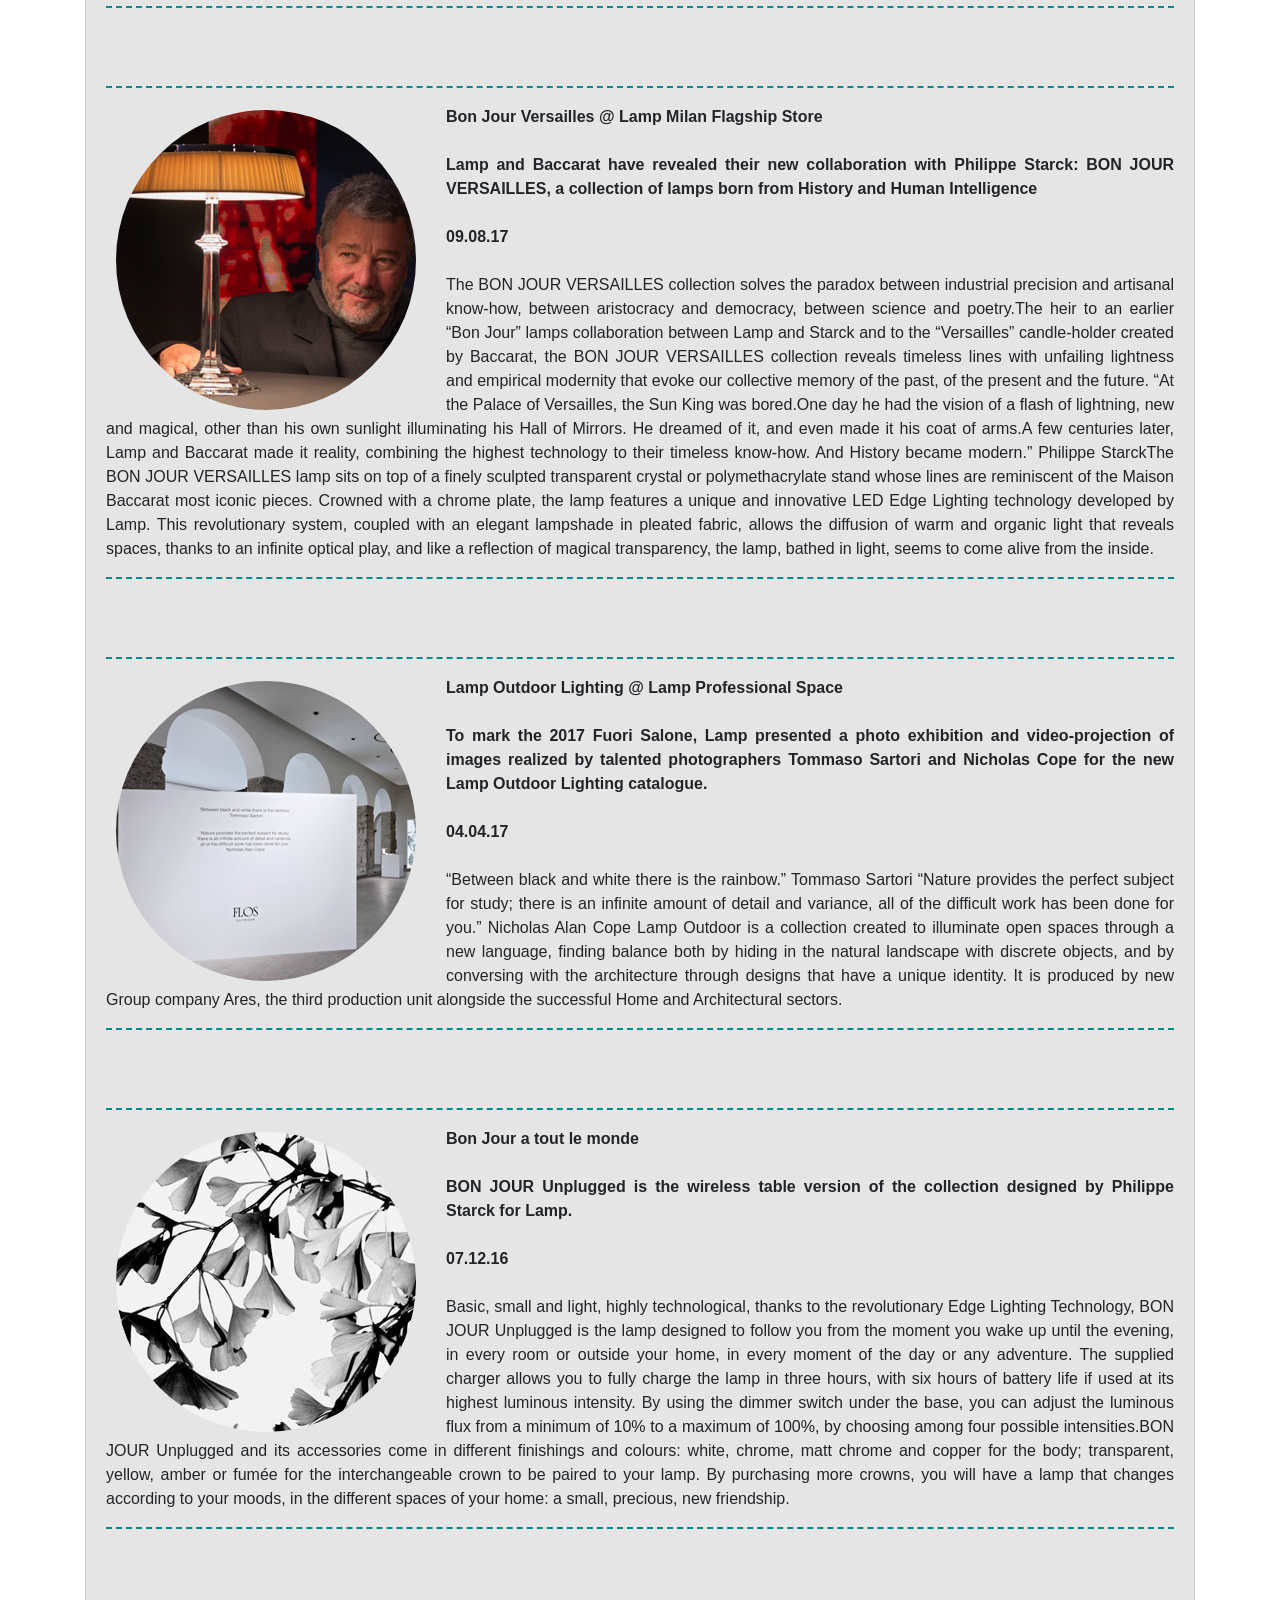
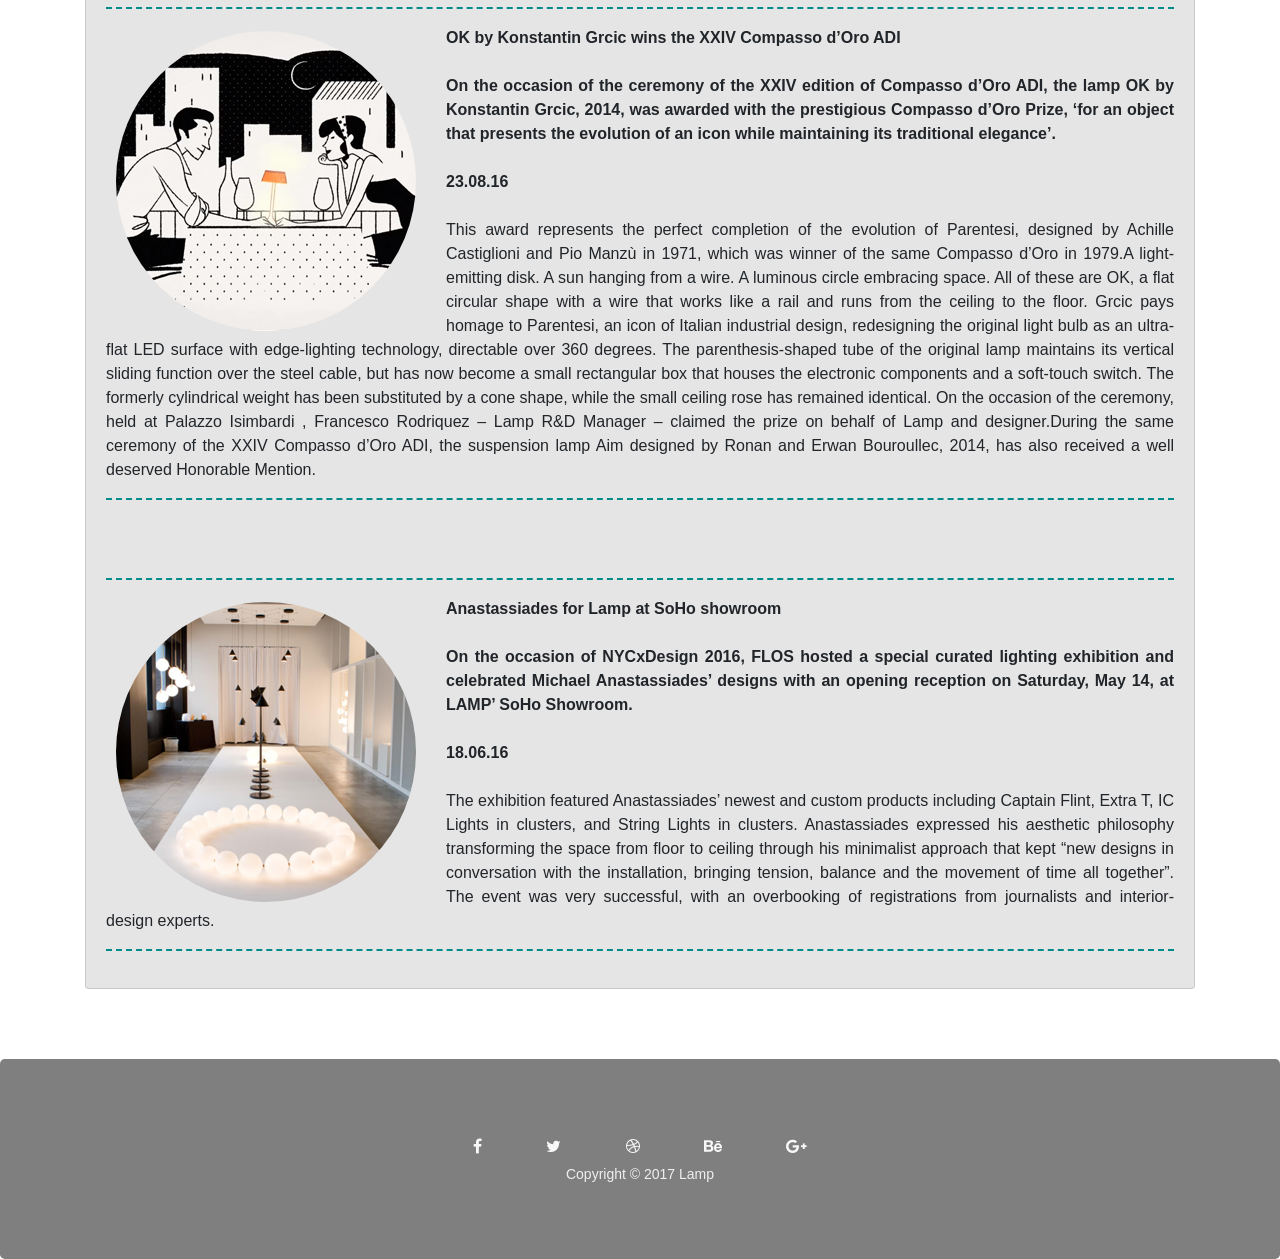
<file: news.html>
<!DOCTYPE html>
<html lang="en">

<head>
    <title>Lamp</title>
    <meta charset="utf-8">
    <meta name="viewport" content="width=device-width, initial-scale=1, shrink-to-fit=no">
    <meta name="description" content="Add a touch of unique, abstract, modern and playful lighting to your home or office interior with our stylish set of lamps. Our products combine functionality with a sleek, modern design. Our lamps are ideal for adding a splash of colour to your favourite home or office areas. They create a warm, ambient aesthetic that differs from a ceiling light or floor lamp. For inspiration on how to keep your home décor on-trend, please visit our website and if you have any quiestions don't hesitate and contact us.">
    <meta name="author" content="Patriciq Dragneva">

    <!-- Logo 16x16px -->
    <link rel="icon" href="./img/image-logo-1.png">
    <!-- Font Awesome -->
    <link rel="stylesheet" href="https://maxcdn.bootstrapcdn.com/font-awesome/4.7.0/css/font-awesome.min.css">
    <!-- Bootstrap 4 CSS -->
    <link rel="stylesheet" href="https://maxcdn.bootstrapcdn.com/bootstrap/4.0.0-beta.3/css/bootstrap.min.css" integrity="sha384-Zug+QiDoJOrZ5t4lssLdxGhVrurbmBWopoEl+M6BdEfwnCJZtKxi1KgxUyJq13dy" crossorigin="anonymous">
    <link rel="stylesheet" href="./css/style.css">
</head>

<body>
    <header id="header">
        <nav class="navbar navbar-expand-md fixed-top ">
            <a class="navbar-brand" href="index.html">Home</a>
            <button class="navbar-toggler" type="button" data-toggle="collapse" data-target="#navbarsExampleDefault" aria-controls="navbarsExampleDefault" aria-expanded="false" aria-label="Toggle navigation">
                <i class="fa fa-bars fa-lg navbar-toggler-icon" aria-hidden="true"></i>
            </button>
            <div class="collapse navbar-collapse" id="navbarsExampleDefault">

                <button class="btn btn-green-color"><a class="nav-link news-section" href="shopnow.html">Shop now!</a></button>
                <a class="nav-link news-section" href="news.html">News</a>

                <ul class="navbar-nav mr-auto">
                    <li class="nav-item active">
                        <a class="nav-link" href="aboutus.html">About</a>
                    </li>
                    <li class="nav-item active">
                        <a class="nav-link" href="contactus.html">Contact us</a>
                    </li>
                    <li class="nav-item">
                        <a class="nav-link disabled logged-in" href="#">Welcome back, <span class="username-placeholder">user</span>!</a>
                    </li>
                </ul>

                <form class="form-inline my-2 my-lg-0">
                    <input class="form-control mr-sm-2" type="text" placeholder="Search" aria-label="Search">
                    <button id="search-btn" class="btn btn-green-color" type="submit">             
                        <span class="not-logged-in">
                            <a href="#login" data-toggle="modal" data-target="#login-modal">Log in</a>
                        </span>
                        <span class="logged-in">
                            <a href="#logout" class="logout-btn">Log out</a>
                        </span>
                    </button>
                </form>

            </div>
        </nav>
    </header>


    <div id="login-modal" class="modal fade" tabindex="-1" role="dialog">
        <div class="modal-dialog modal-sm" role="document">
            <form name="loginForm" class="modal-content">
                <div class="modal-header">
                    <button type="button" class="close" data-dismiss="modal" aria-label="Close"><span aria-hidden="true">&times;</span></button>
                    <h4 class="modal-title">Log in</h4>
                </div>
                <div class="modal-body">
                    <div class="form-group">
                        <label>Username</label>
                        <div class="input-group">
                            <span class="input-group-addon">
                                <span class="glyphicon glyphicon-user"></span>
                            </span>
                            <input type="text" name="username" class="form-control" placeholder="Username" required>
                        </div>
                    </div>
                    <div class="form-group">
                        <label>Password</label>
                        <div class="input-group">
                            <span class="input-group-addon">
                                <span class="glyphicon glyphicon-star"></span>
                            </span>
                            <input type="password" name="password" class="form-control" placeholder="Password" required>
                        </div>
                    </div>
                </div>
                <div class="modal-footer">
                    <button type="button" class="btn btn-green-color" data-dismiss="modal">
                        <span class="glyphicon glyphicon-arrow-left"></span>
                        Close
                    </button>
                    <button type="submit" class="btn btn-green-color">
                        <span class="glyphicon glyphicon-lock"></span>
                        Login
                    </button>
                </div>
            </form>
            <!-- /.modal-content -->
        </div>
        <!-- /.modal-dialog -->
    </div>
    <!-- /.modal -->



    <div id="container-with-nav-info" class="container container-with-nav-info d-flex align-items-center">
        <div id="accordion" class="navigation-divs" role="tablist" aria-multiselectable="true">
            <div class="card">
                <div class="card-header" role="tab" id="headingOne">
                    <h5 class="mb-0">
                        <a data-toggle="collapse" data-parent="#accordion" href="#collapseOne" aria-expanded="true" aria-controls="collapseOne">
                            RECENT NEWS
                        </a>
                    </h5>
                </div>
                <div id="news-container"></div>
            </div>
        </div>


    </div>





    <a href="#top"><i class="fa fa-lg fa-3x fa-chevron-up"></i></a>

    <footer class="jumbotron jumbo-footer">
        <div class="container_footer">
            <a href="https://www.facebook.com/" target="_blank"><i class="fa fa-facebook"></i></a>
            <a href="https://twitter.com/?lang=en" target="_blank"><i class="fa fa-twitter"></i></a>
            <a href="https://dribbble.com/" target="_blank"><i class="fa fa-dribbble"></i></a>
            <a href="https://www.behance.net/" target="_blank"><i class="fa fa-behance"></i></a>
            <a href="https://plus.google.com/" target="_blank"><i class="fa fa-google-plus"></i></a>
        </div>
        <p id="p_footer">Copyright &copy; 2017 Lamp</p>
    </footer>





    <script src="https://code.jquery.com/jquery-3.2.1.js" integrity="sha256-DZAnKJ/6XZ9si04Hgrsxu/8s717jcIzLy3oi35EouyE=" crossorigin="anonymous"></script>
    <script src="https://cdnjs.cloudflare.com/ajax/libs/popper.js/1.12.9/umd/popper.min.js" integrity="sha384-ApNbgh9B+Y1QKtv3Rn7W3mgPxhU9K/ScQsAP7hUibX39j7fakFPskvXusvfa0b4Q" crossorigin="anonymous"></script>
    <script src="https://maxcdn.bootstrapcdn.com/bootstrap/4.0.0-beta.3/js/bootstrap.min.js" integrity="sha384-a5N7Y/aK3qNeh15eJKGWxsqtnX/wWdSZSKp+81YjTmS15nvnvxKHuzaWwXHDli+4" crossorigin="anonymous"></script>
    <script src="./js/js.cookie.js"></script>
    <script src="./js/script.js"></script>
    <script src="./js/news.js"></script>
    

</body>

</html>
</file>
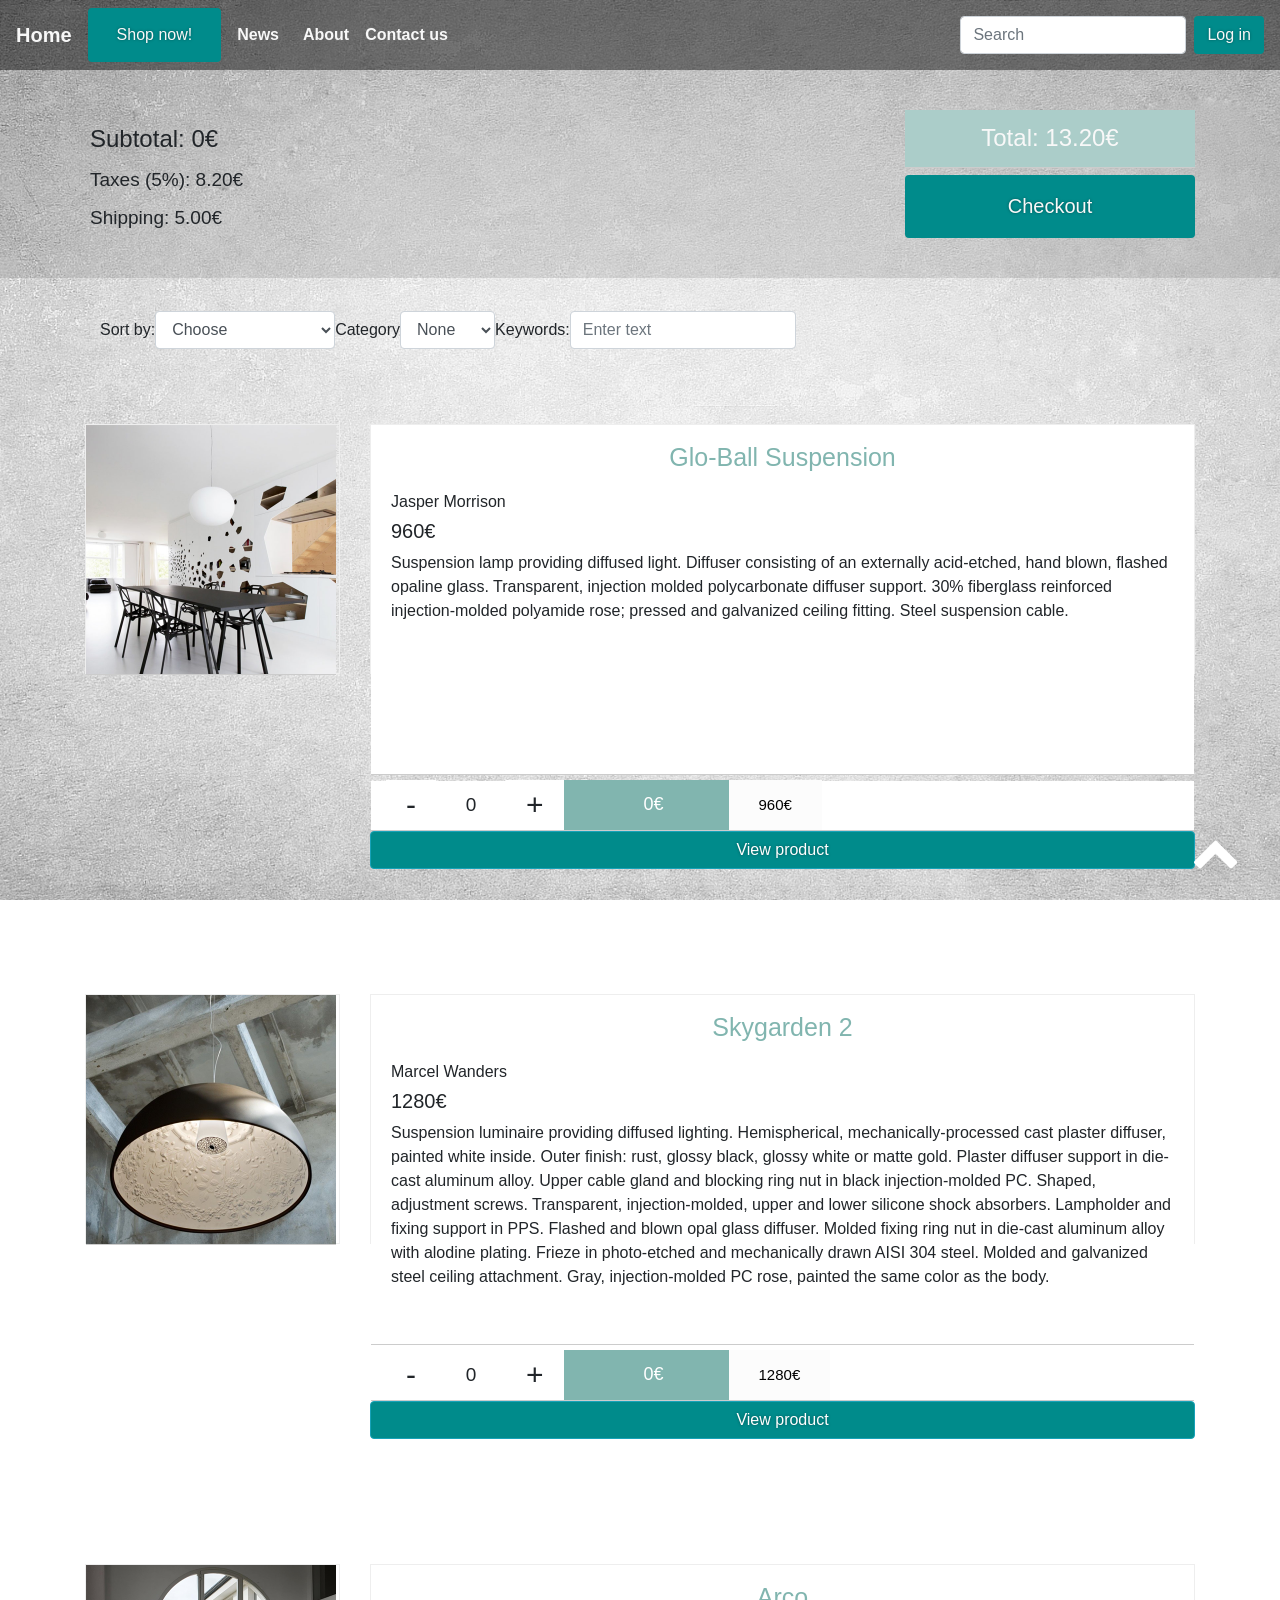
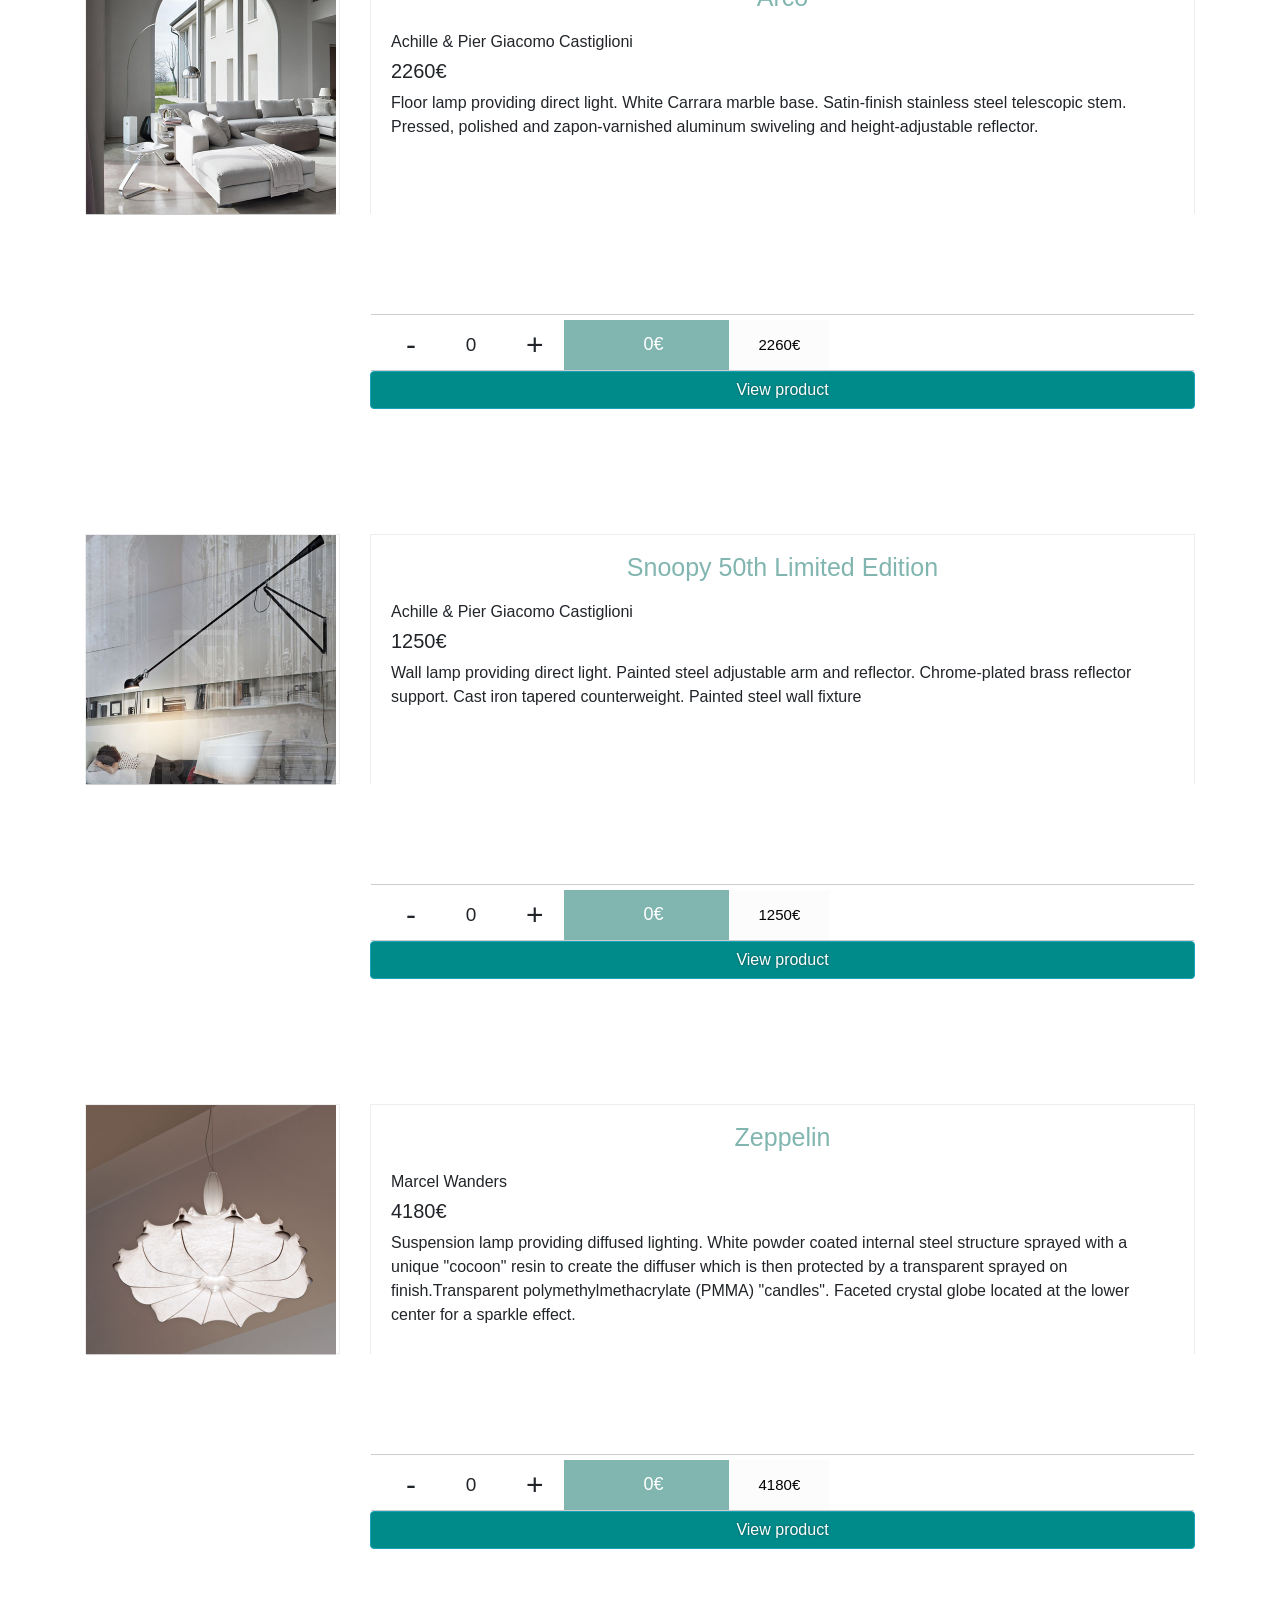
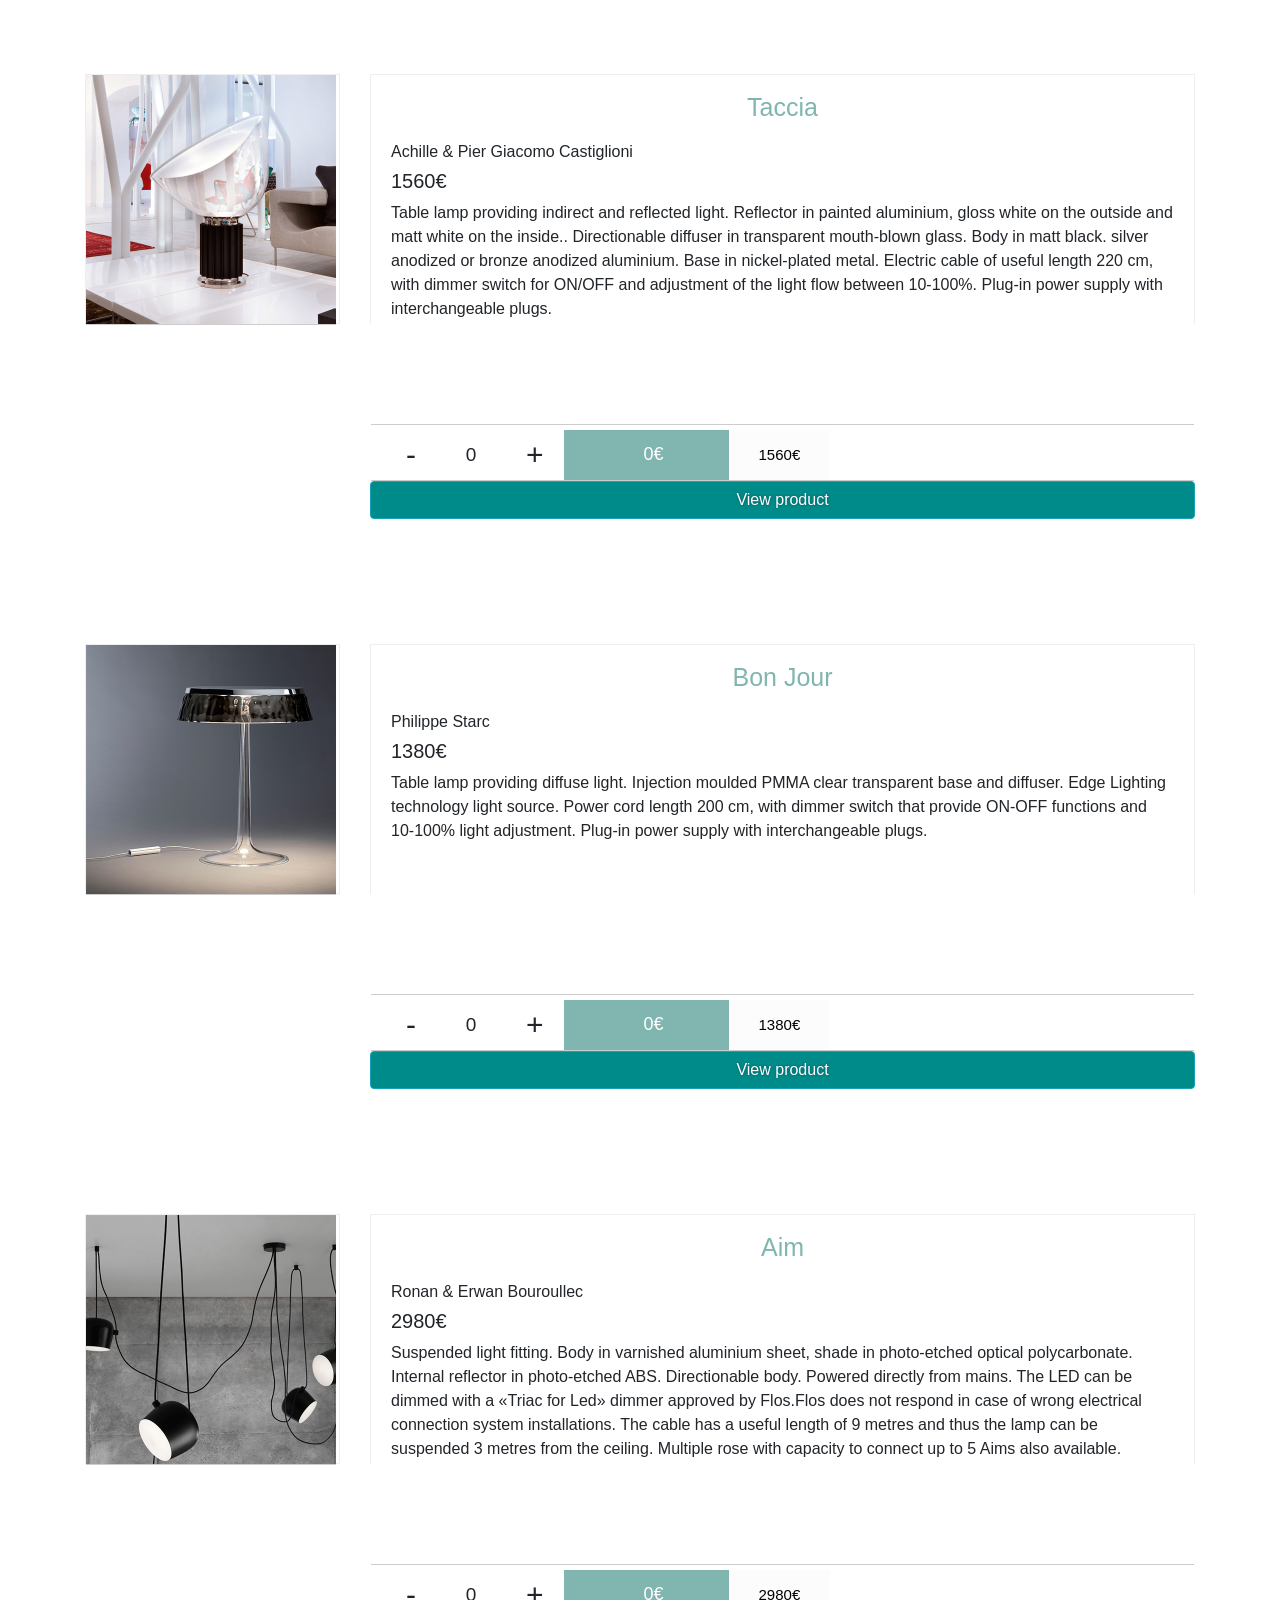
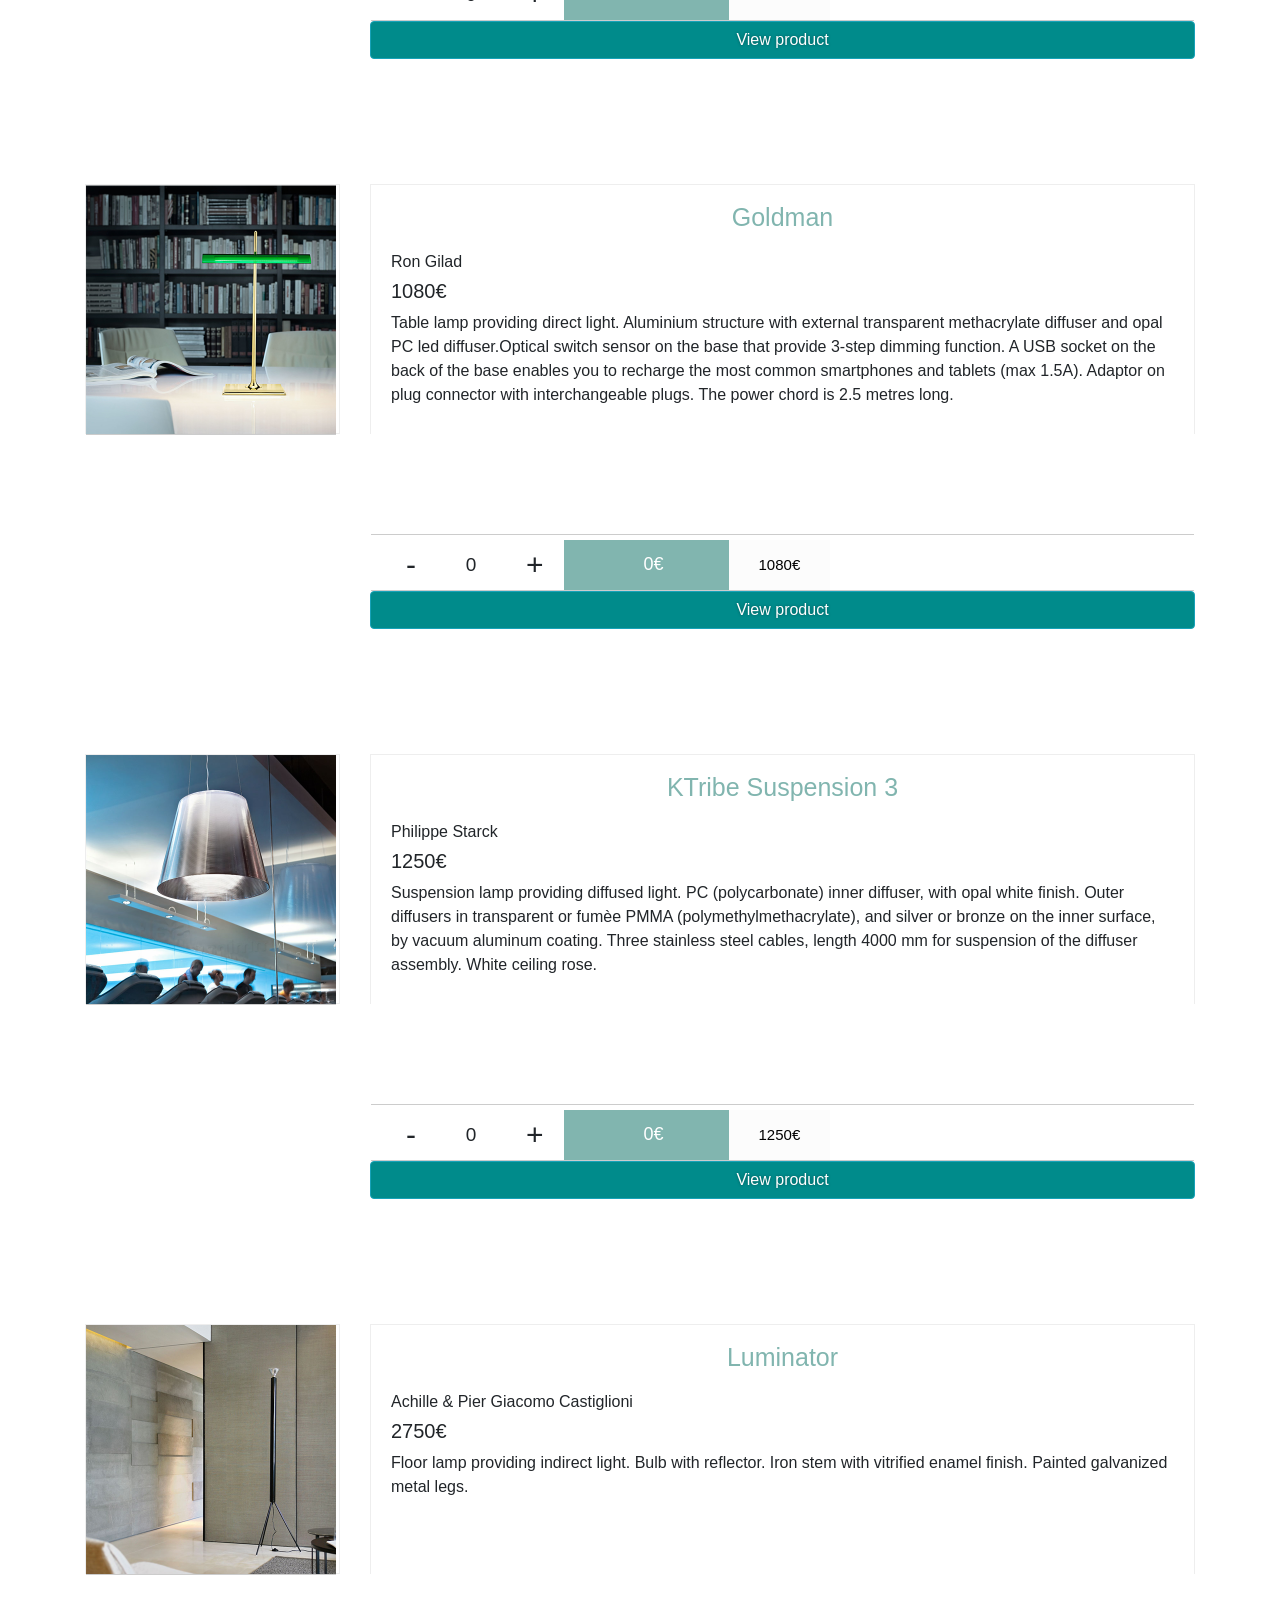
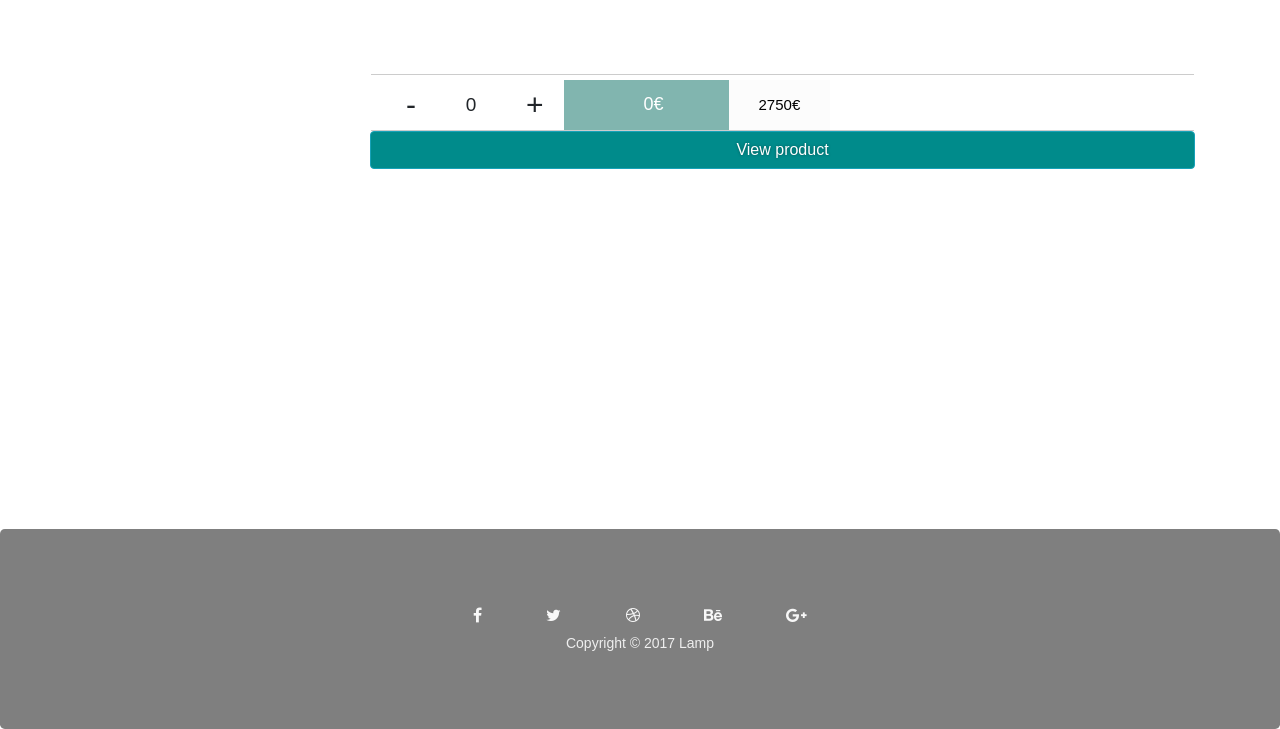
<file: shopnow.html>
<!DOCTYPE html>
<html lang="en">

<head>
    <title>Lamp</title>
    <meta charset="utf-8">
    <meta name="viewport" content="width=device-width, initial-scale=1, shrink-to-fit=no">
    <meta name="description" content="Add a touch of unique, abstract, modern and playful lighting to your home or office interior with our stylish set of lamps. Our products combine functionality with a sleek, modern design. Our lamps are ideal for adding a splash of colour to your favourite home or office areas. They create a warm, ambient aesthetic that differs from a ceiling light or floor lamp. For inspiration on how to keep your home décor on-trend, please visit our website and if you have any quiestions don't hesitate and contact us.">
    <meta name="author" content="Patriciq Dragneva">

    <!-- Logo 16x16px -->
    <link rel="icon" href="./img/image-logo-1.png">
    <!-- Font Awesome -->
    <link rel="stylesheet" href="https://maxcdn.bootstrapcdn.com/font-awesome/4.7.0/css/font-awesome.min.css">
    <!-- Bootstrap 4 CSS -->
    <link rel="stylesheet" href="https://maxcdn.bootstrapcdn.com/bootstrap/4.0.0-beta.3/css/bootstrap.min.css" integrity="sha384-Zug+QiDoJOrZ5t4lssLdxGhVrurbmBWopoEl+M6BdEfwnCJZtKxi1KgxUyJq13dy" crossorigin="anonymous">
    <link rel="stylesheet" href="./css/style.css">
</head>

<body>
    <header id="header">
        <nav class="navbar navbar-expand-md fixed-top ">
            <a class="navbar-brand" href="index.html">Home</a>
            <button class="navbar-toggler" type="button" data-toggle="collapse" data-target="#navbarsExampleDefault" aria-controls="navbarsExampleDefault" aria-expanded="false" aria-label="Toggle navigation">
                <i class="fa fa-bars fa-lg navbar-toggler-icon" aria-hidden="true"></i>
            </button>
            <div class="collapse navbar-collapse" id="navbarsExampleDefault">

                <button class="btn btn-green-color"><a class="nav-link news-section" href="shopnow.html">Shop now!</a></button>
                <a class="nav-link news-section" href="news.html">News</a>

                <ul class="navbar-nav mr-auto">
                    <li class="nav-item active">
                        <a class="nav-link" href="aboutus.html">About</a>
                    </li>
                    <li class="nav-item active">
                        <a class="nav-link" href="contactus.html">Contact us</a>
                    </li>
                    <li class="nav-item">
                        <a class="nav-link disabled logged-in" href="#">Welcome back, <span class="username-placeholder">user</span>!</a>
                    </li>
                </ul>

                <form class="form-inline my-2 my-lg-0">
                    <input class="form-control mr-sm-2" type="text" placeholder="Search" aria-label="Search">
                    <button id="search-btn" class="btn btn-green-color" type="submit">             
                        <span class="not-logged-in">
                        <a href="#login" data-toggle="modal" data-target="#login-modal">Log in</a>
                        </span>
                        <span class="logged-in">
                            <a href="#logout" class="logout-btn">Log out</a>
                        </span>
                    </button>
                </form>

            </div>
        </nav>
    </header>





    <div id="login-modal" class="modal fade" tabindex="-1" role="dialog">
        <div class="modal-dialog modal-sm" role="document">
            <form name="loginForm" class="modal-content">
                <div class="modal-header">
                    <button type="button" class="close" data-dismiss="modal" aria-label="Close"><span aria-hidden="true">&times;</span></button>
                    <h4 class="modal-title">Log in</h4>
                </div>
                <div class="modal-body">
                    <div class="form-group">
                        <label>Username</label>
                        <div class="input-group">
                            <span class="input-group-addon">
                                <span class="glyphicon glyphicon-user"></span>
                            </span>
                            <input type="text" name="username" class="form-control" placeholder="Username" required>
                        </div>
                    </div>
                    <div class="form-group">
                        <label>Password</label>
                        <div class="input-group">
                            <span class="input-group-addon">
                                <span class="glyphicon glyphicon-star"></span>
                            </span>
                            <input type="password" name="password" class="form-control" placeholder="Password" required>
                        </div>
                    </div>
                </div>
                <div class="modal-footer">
                    <button type="button" class="btn btn-green-color" data-dismiss="modal">
                        <span class="glyphicon glyphicon-arrow-left"></span>
                        Close
                    </button>
                    <button type="submit" class="btn btn-green-color">
                        <span class="glyphicon glyphicon-lock"></span>
                        Login
                    </button>
                </div>
            </form>
            <!-- /.modal-content -->
        </div>
        <!-- /.modal-dialog -->
    </div>
    <!-- /.modal -->



    <div id="site-footer">
        <div class="container">
            <div class="left">
                <h2 class="subtotal">Subtotal: <span>0</span>€</h2>
                <h3 class="tax">Taxes (5%): <span>8.20</span>€</h3>
                <h3 class="shipping">Shipping: <span>5.00</span>€</h3>
            </div>
            <div class="right">
                <h1 class="total">Total: <span>13.20</span>€</h1>
                <a class="btn shop-btn">Checkout</a>
            </div>
        </div>
    </div>

    <div class="container">
        <div class="col-sm-6 col-sm-offset-3 col-md-12">


            <form id="filters" name="shopItemsFiltersForm" class="form-inline my-5">

                <div class="form-group">
                    <label for="sortByOption">Sort by:</label>
                    <select id="sortByOption" name="sortByOption" class="form-control">
                        <option value="choose">Choose</option>
                        <option value="name-asc">Title (A - Z)</option>
                        <option value="name-dsc">Title (Z - A)</option>
                        <option value="price-asc">Price (ascending)</option>
                        <option value="price-dsc">Price (descending)</option>
                    </select>
                </div>

                <div class="form-group">
                    <label for="category">Category</label>
                    <select id="category" name="category" class="form-control">
                    <option value="">None</option>
                    <option value="Table">Table</option>
                    <option value="Wall">Wall</option>
                    <option value="Ceiling">Ceiling</option>
                    <option value="Floor">Floor</option>
                </select>
                </div>

                <div class="form-group">
                    <label for="keywords">Keywords:</label>
                    <input type="text" id="keywords" name="keywords" class="form-control" placeholder="Enter text">
                </div>

            </form>


        </div>
    </div>


    <div id="shop-items-container">
    </div>


    <div id="sorry-message" class="container"></div>


    <a href="#top"><i class="fa fa-lg fa-3x fa-chevron-up"></i></a>

    <footer class="jumbotron jumbo-footer">
        <div class="container_footer">
            <a href="https://www.facebook.com/" target="_blank"><i class="fa fa-facebook"></i></a>
            <a href="https://twitter.com/?lang=en" target="_blank"><i class="fa fa-twitter"></i></a>
            <a href="https://dribbble.com/" target="_blank"><i class="fa fa-dribbble"></i></a>
            <a href="https://www.behance.net/" target="_blank"><i class="fa fa-behance"></i></a>
            <a href="https://plus.google.com/" target="_blank"><i class="fa fa-google-plus"></i></a>
        </div>
        <p id="p_footer">Copyright &copy; 2017 Lamp</p>
    </footer>





    <script src="https://code.jquery.com/jquery-3.2.1.js" integrity="sha256-DZAnKJ/6XZ9si04Hgrsxu/8s717jcIzLy3oi35EouyE=" crossorigin="anonymous"></script>
    <script src="https://cdnjs.cloudflare.com/ajax/libs/popper.js/1.12.9/umd/popper.min.js" integrity="sha384-ApNbgh9B+Y1QKtv3Rn7W3mgPxhU9K/ScQsAP7hUibX39j7fakFPskvXusvfa0b4Q" crossorigin="anonymous"></script>
    <script src="https://maxcdn.bootstrapcdn.com/bootstrap/4.0.0-beta.3/js/bootstrap.min.js" integrity="sha384-a5N7Y/aK3qNeh15eJKGWxsqtnX/wWdSZSKp+81YjTmS15nvnvxKHuzaWwXHDli+4" crossorigin="anonymous"></script>
    <!-- Cookies -->
    <script src="./js/js.cookie.js"></script>
    <script src="./js/script.js"></script>
    <script src="./js/shop.js"></script>
</body>

</html>
</file>
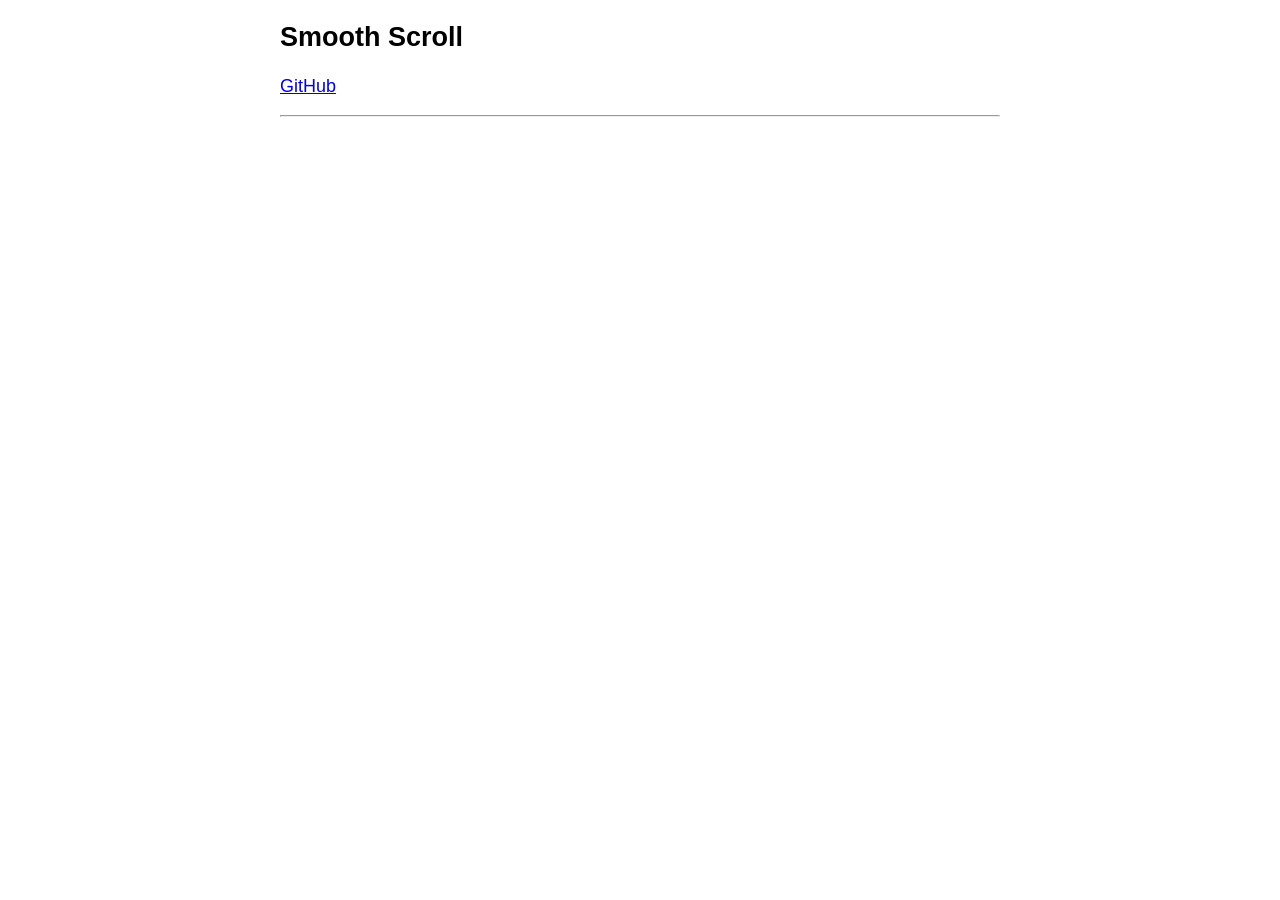
<file: smooth-scroll-master/src/docs/_templates/_header.html>
<!DOCTYPE html>
<html lang="en">

	<head>
		<meta charset="utf-8">
		<title>Smooth Scroll</title>
		<meta name="viewport" content="width=device-width, initial-scale=1.0">

		<!-- stylesheets -->
		<style type="text/css">
			body {
				font-family: -apple-system, BlinkMacSystemFont, "Segoe UI", "Roboto", "Oxygen", "Ubuntu", "Cantarell", "Fira Sans", "Droid Sans", "Helvetica Neue", sans-serif;
				font-size: 112.5%;
				margin-left: auto;
				margin-right: auto;
				max-width: 40em;
				width: 88%;
			}
		</style>
	</head>

	<body>

		<main id="top">

			<nav>
				<h1>Smooth Scroll</h1>
				<p><a href="https://github.com/cferdinandi/smooth-scroll">GitHub</a></p>
				<hr>
			</nav>

			<section>
</file>
<file: css/style.css>
body {
    margin-top: 55px;
    background-image: url("../img/cover.jpeg");
    background-repeat: no-repeat;
    background-position: center;
    background-attachment: fixed;
    background-size: cover;
    overflow-x: hidden;
}

h1 {
    text-align: center;
    color: #F8F8F8;
}

h1:hover {
    color: #008B8B;
}


#unique {
    position: relative;
    top: 30px;
    left: 20px;
}

.jumbotron {
    padding: 10px;
    background: rgba(0, 0, 0, 0.2);
    margin-top: 70px;
}

.btn-green-color {
    display: flex;
    justify-content: center;
    align-items: center;
    background-color: #008B8B;
    color: #F8F8F8;
}

#search-btn {
    color: #F8F8F8;
}

a {
    color: #F8F8F8;
}

a:hover {
    color: #B0D6DC;
}

ul li {
    list-style: none;
}


.flex-images {
    width: 100% \9;
    max-width: 100%;
    height: auto;
    display: inline;
}

.card {
    background-color: rgba(0, 0, 0, 0.1);
}

div div a {
    color: #343A40;
}

div div a:hover {
    color: #008B8B;
    text-decoration: none;
}

nav {
    background-color: rgba(0, 0, 0, 0.2);
    text-align: center;
    font-weight: 700;
}

.navbar-toggler-icon {
    color: #FFFFFF;
    margin:0px;
    margin-top:20px;
    
}

.card-block {
    text-align: justify;
    padding: 20px;
}

.flex-images:hover {
    transition: all .2s ease-in-out;
    transform: scale(1.1);
}

.flex-history-images {
    width: 100% \9;
    max-width: 100%;
}

.flex-history-images:hover {
    padding: 8px;
    margin-top: 20px;
    margin-bottom: 20px;
    transition: all .2s ease-in-out;
    transform: scale(1.1);
}

.designers-images {
    margin-top: 60px;
    margin-left: 30px;
    margin-right: 30px;
}

#images-in-modal {
    width: 100%;
    height: 100%;
}

footer {
    display: flex;
    justify-content: center;
    align-items: center;
    flex-direction: column;
    background-color: #343A40;
}



.logo-container {
    display: flex;
    justify-content: center;
    align-items: center;
}

#logo {
    width: 80%;
    height: auto;
    margin-top: 200px;
    margin-bottom: 100px;
}

.flexed-divs {
    display: flex;
    justify-content: center;
    align-items: center;
}

#p_footer {
    color: #EFEFEF;
    text-align: center;
    font-size: 14px;

}

i {
    color: #F8F8F8;
    margin: 10px 30px;
}

i:hover {
    color: darkcyan;
}

hr {
    display: block;
    height: 1px;
    border: 0;
    border-top: 2px dashed #008B8B;
    margin: 1em 0;
    padding: 0;
}

.fa-chevron-up {
    position: fixed;
    right: 10px;
    bottom: 20px;
    color: #FFFFFF;
    z-index: 9999;
}

.timeline-div {
    display: flex;
    justify-content: center;
    align-items: center;
}

#accordion {
    margin-top: 100px;
}

.contact-container  {
    margin-bottom: 192px;
}

.jumbo-footer {
    width: 100vw;
    padding-bottom: 0px;
    margin-bottom: 0px;
    height: 200px;
}


/* Vertical timeline */

.container ul {
    margin: 0;
    margin-top: 200px;
    list-style: none;
    position: relative;
    padding: 1px 100px;
    color: #343A40;
    font-size: 20px;
}

.container ul:before {
    content: "";
    width: 5px;
    height: 100%;
    position: absolute;
    border-left: 2px dashed #008B8B;
}

.container ul li {
    position: relative;
    margin-left: 30px;
    padding: 14px;
    border-radius: 20px;
    width: 100%;
}

.container ul li:not(:first-child) {
    margin-top: 60px;
}

.container ul li > span {
    width: px;
    height: 100%;
    background: #008B8B;
    left: -30px;
    top: 0;
    position: absolute;
}

.container ul li > span:before,
.container ul li > span:after {
    content: "";
    width: 8px;
    height: 8px;
    border-radius: 50%;
    border: 2px solid #008B8B;
    position: absolute;
    background: #86b7e7;
    left: -5px;
    top: 0;
}

.container ul li span:after {
    top: 100%;
}

.container ul li > div {
    margin-left: 10px;
}

.container div .info {
    font-weight: 300;
}

.container div > div {
    margin-top: 5px;
}

.container span.number {
    height: 100%;
}

.container span.number span {
    position: absolute;
    font-size: 16px;
    left: -60px;
    font-weight: bold;
}

.container span.number span:first-child {
    top: 0;
}

.container span.number span:last-child {
    top: 100%;
}

.type {
    text-align: justify;
}


/*carousel*/

.carousel {
    margin-top: 170px;
}

.tales {
    width: 100%;
}


.colored-h4 {
    background-color: rgba(0, 0, 0, 0.2);
    width: 90px;

}


/*shop now section*/

#sorry-message {
    padding: 120px;
    color: #008B8B;
}

#sorry-message > h3 {
    color: #008B8B;
    text-align: center;
}

#site-header,
#site-footer {
    background-color: rgba(0, 0, 0, 0.1);
    position: relative;
    top: 15px;
}

#site-header {
    margin: 0 0 30px 0;
}

#site-header {
    font-size: 35px;
    font-weight: 300;
    padding: 40px 0;
    position: relative;
    margin: 0;
    background-color: rgba(0, 0, 0, 0.2);
}


article header a {
    color: #343A40;
    text-decoration: none;

    -webkit-transition: color .2s linear;
    -moz-transition: color .2s linear;
    -ms-transition: color .2s linear;
    -o-transition: color .2s linear;
    transition: color .2s linear;
}

article header a:hover {
    color: #81B5AF;
}

.individual-item-cart {
    padding-bottom:50px;
}

#site-header h1 span {
    color: #81B5AF;
}

#site-header h1 span {
    background: #fff;
    padding-right: 150px;
    position: absolute;
    left: 217px;

    -webkit-transition: all .2s linear;
    -moz-transition: all .2s linear;
    -ms-transition: all .2s linear;
    -o-transition: all .2s linear;
    transition: all .2s linear;
}

#site-header h1:hover span.last-span,
#site-header h1 span.is-open {
    left: 360px;
}

#site-header h1 em {
    font-size: 16px;
    font-style: normal;
    vertical-align: middle;
}


#common-div-for-products {
    margin-top: 50px;
}

#cart {
    width: 100%;
}

#cart h1 {
    font-weight: 300;
}

#cart a {
    color: #81B5AF;
    text-decoration: none;

    -webkit-transition: color .2s linear;
    -moz-transition: color .2s linear;
    -ms-transition: color .2s linear;
    -o-transition: color .2s linear;
    transition: color .2s linear;
}

.left {
    padding: 5px;
    height: 10px;
}

.product.removed {
    margin-left: 980px;
    opacity: 0;
}

.product {
    border: 1px solid #eee;
    margin: 20px 0;
    width: 100%;
    height: 250px;

    -webkit-transition: margin .2s linear, opacity .2s linear;
    -moz-transition: margin .2s linear, opacity .2s linear;
    -ms-transition: margin .2s linear, opacity .2s linear;
    -o-transition: margin .2s linear, opacity .2s linear;
    transition: margin .2s linear, opacity .2s linear;
}

div.content.container {
    overflow-y: scroll;
    overflow-x: hidden;
}

.product img {
    height: auto;
    min-width: 100%;
}

.item-card {
    display: inline-block;
}


.product header,
.product .content {
    background-color: #fff;
    border: 1px solid #ccc;
    border-style: none none solid none;
    float: left;
}

.product header {

    margin: 0 1% 20px 0;
    overflow: hidden;
    padding: 0;
    position: relative;
    width: 250px;
    height: 250px;
}

.product header:hover img {
    opacity: .7;
}

.product header:hover h3 {
    bottom: 80px;
}

.product header h3 {
    background: #81B5AF;
    color: #fff;
    font-size: 22px;
    font-weight: 300;
    line-height: 49px;
    margin: 0;
    padding: 0 30px;
    position: absolute;
    bottom: -50px;
    right: 0;
    left: 0;

    -webkit-transition: bottom .2s linear;
    -moz-transition: bottom .2s linear;
    -ms-transition: bottom .2s linear;
    -o-transition: bottom .2s linear;
    transition: bottom .2s linear;
}

.remove {
    cursor: pointer;
}

.product .content {
    box-sizing: border-box;
    -moz-box-sizing: border-box;
    height: 350px;
    padding: 0 20px;
    width: 100%;
}

#lamps-online-store {
    margin-top: 80px;
}

#lamps-online-store:hover {
    color: #008B8B;
}

.product h1 {
    color: #81B5AF;
    font-size: 25px;
    font-weight: 300;
    margin: 17px 0 20px 0;
}

.product footer .price {
    background: #fcfcfc;
    color: #000;
    float: right;
    font-size: 15px;
    font-weight: 300;
    line-height: 49px;
    margin: 0;
    padding: 0 30px;
}

.product footer.content {
    height: 50px;
    margin: 6px 0 0 0;
    padding: 0;
}



.product footer .full-price {
    background: #81B5AF;
    color: #fff;
    display: inline-block;
    font-size: 18px;
    font-weight: 300;
    line-height: 49px;
    margin: 0;
    width: 180px;
    margin-right: -15px;
    text-align: center;


    -webkit-transition: margin .15s linear;
    -moz-transition: margin .15s linear;
    -ms-transition: margin .15s linear;
    -o-transition: margin .15s linear;
    transition: margin .15s linear;
}

.qt,
.qt-plus,
.qt-minus {
    display: inline-block;
    float: left;
}

.qt {
    font-size: 19px;
    line-height: 50px;
    width: 70px;
    text-align: center;
}

.qt-plus,
.qt-minus {
    background: #fff;
    border: none;
    font-size: 30px;
    font-weight: 300;
    height: 100%;
    padding: 0 20px;
    -webkit-transition: background .2s linear;
    -moz-transition: background .2s linear;
    -ms-transition: background .2s linear;
    -o-transition: background .2s linear;
    transition: background .2s linear;
}

.qt-plus:hover,
.qt-minus:hover {
    background: #ABCDC9;
    color: #fff;
    cursor: pointer;
}

.qt-plus {
    line-height: 49px;
}

.qt-minus {
    line-height: 49px;
}

#site-footer {
    margin: 30px 0 0 0;
    padding: 40px;
    display: flex;
    justify-content: center;
    align-content: center;
    flex-direction: row;

}


#site-footer h1 {
    background: #ABCDC9;
    border: 1px solid #ccc;
    border-style: none none solid none;
    font-size: 24px;
    font-weight: 300;
    margin: 0 0 7px 0;
    padding: 14px 40px;
    text-align: center;
}

#site-footer h2 {
    font-size: 24px;
    font-weight: 300;
    margin: 10px 0 0 0;
}

#site-footer h3 {
    font-size: 19px;
    font-weight: 300;
    margin: 15px 0;
}

.left {
    float: left;
}

.right {
    float: right;
}

.view-product-button {
    background: #008B8B;
}


.shop-btn {
    border-style: none none solid none;
    cursor: pointer;
    display: block;
    color: #F8F8F8;
    font-size: 20px;
    font-weight: 300;
    padding: 16px 0;
    width: 290px;
    text-align: center;
    background: #008B8B;
}

.total {
    color: #F8F8F8;
    background-color: #81B5AF;
    font-size: 20px;
    font-weight: 300;
}

.disabled {
    background-color: #fcfcfc;
}

.btn {
    text-shadow: 0px 0px 3px rgba(0, 0, 2, 0.4);
}

.btn:hover {}

.type {
    background: #fcfcfc;
    font-size: 13px;
    padding: 10px 16px;
    left: 100%;
}

.type,
.color {
    border: 1px solid #ccc;
    border-style: none none solid none;
    position: absolute;
}

.color {
    width: 40px;
    height: 40px;
    right: -40px;
}

.minused {
    margin: 0 50px 0 0;
}

.added {
    margin: 0 -50px 0 0;
}

.modal {}


/*scroll arrow css*/

[data-ca3_icon]::before {
    font-weight: normal;
    content: attr(data-ca3_icon);
}

.ca3-scroll-down-arrow {
    background-image: url("../img/icon/icon-chevron-big-down.png");
    background-size: contain;
    background-repeat: no-repeat;
    position: relative;
    top: 600px;
}

.ca3-scroll-down-link {
    cursor: pointer;
    height: 60px;
    width: 80px;
    margin-top: 10px;
    line-height: 60px;
    position: absolute;
    left: 45%;
    bottom: 0px;
    color: #FFF;
    text-align: center;
    font-size: 70px;
    z-index: 100;
    text-decoration: none;
    text-shadow: 0px 0px 3px rgba(0, 0, 0, 0.4);

    -webkit-animation: ca3_fade_move_down 2s ease-in-out infinite;
    -moz-animation: ca3_fade_move_down 2s ease-in-out infinite;
    animation: ca3_fade_move_down 2s ease-in-out infinite;
}



/*box wrapper animation*/

.box {
    width: 70px;
    height: 70px;
    background-color: black;
    font-size: 50px;
    color: white;
    text-align: center;
    margin-top: 60px;
    margin-bottom: 30px;
    -webkit-font-smoothing: antialiased;
    -webkit-transform: translateZ(0.1px);
    -moz-transform: translateZ(0.1px);
    -o-transform: translateZ(0.1px);
    -ms-transform: translateZ(0.1px);
    transform: translateZ(0.1px);
}

.animated {
    -webkit-animation-fill-mode: both;
    -moz-animation-fill-mode: both;
    -ms-animation-fill-mode: both;
    -o-animation-fill-mode: both;
    animation-fill-mode: both;
    -webkit-animation-duration: 1s;
    -moz-animation-duration: 1s;
    -ms-animation-duration: 1s;
    -o-animation-duration: 1s;
    animation-duration: 1s;
}

@-webkit-keyframes introAnimation {
    0% {
        -webkit-transform: scale(0) rotate(-180deg);
        opacity: 0;
    }

    50% {
        -webkit-transform: scale(1) rotate(0deg);
        opacity: 1;
    }

    70% {
        -webkit-transform: scale(1) rotate(0deg);
    }

    100% {
        -webkit-transform: scale(0.8) rotate(0deg);
    }
}

@-moz-keyframes introAnimation {
    0% {
        -moz-transform: scale(0) rotate(-180deg);
        opacity: 0;
    }

    50% {
        -moz-transform: scale(1) rotate(0deg);
        opacity: 1;
    }

    70% {
        -moz-transform: scale(1) rotate(0deg);
    }

    100% {
        -moz-transform: scale(0.8) rotate(0deg);
    }
}

@-o-keyframes introAnimation {
    0% {
        -o-transform: scale(0) rotate(-180deg);
        opacity: 0;
    }

    50% {
        -o-transform: scale(1) rotate(0deg);
        opacity: 1;
    }

    70% {
        -o-transform: scale(1) rotate(0deg);
    }

    100% {
        -o-transform: scale(0.8) rotate(0deg);
    }
}

@keyframes introAnimation {
    00% {
        transform: scale(0) rotate(-180deg);
        opacity: 0;
    }

    50% {
        transform: scale(1) rotate(0deg);
        opacity: 1;
    }

    70% {
        transform: scale(1) rotate(0deg);
    }

    100% {
        transform: scale(0.8) rotate(0deg);
    }
}

.introAnimation {
    -webkit-backface-visibility: visible;
    -webkit-animation-name: introAnimation;
    -moz-backface-visibility: visible;
    -moz-animation-name: introAnimation;
    -o-backface-visibility: visible;
    -o-animation-name: introAnimation;
    backface-visibility: visible;
    animation-name: introAnimation;
    background-color: rgba(0, 0, 0, 0.1);
}

.two {
    -webkit-animation-delay: 0.3s;
    -moz-animation-delay: 0.3s;
    -ms-animation-delay: 0.3s;
    -o-animation-delay: 0.3s;
    animation-delay: 0.3s;
}

.three {
    -webkit-animation-delay: 0.6s;
    -moz-animation-delay: 0.6s;
    -ms-animation-delay: 0.6s;
    -o-animation-delay: 0.6s;
    animation-delay: 0.6s;
}

.four {
    -webkit-animation-delay: 0.9s;
    -moz-animation-delay: 0.9s;
    -ms-animation-delay: 0.9s;
    -o-animation-delay: 0.9s;
    animation-delay: 0.9s;
}

.five {
    -webkit-animation-delay: 1.2s;
    -moz-animation-delay: 1.2s;
    -ms-animation-delay: 1.2s;
    -o-animation-delay: 1.2s;
    animation-delay: 1.2s;
}

.six {
    -webkit-animation-delay: 1.5s;
    -moz-animation-delay: 1.5s;
    -ms-animation-delay: 1.5s;
    -o-animation-delay: 1.5s;
    animation-delay: 1.5s;
}

.seven {
    -webkit-animation-delay: 1.8s;
    -moz-animation-delay: 1.8s;
    -ms-animation-delay: 1.8s;
    -o-animation-delay: 1.8s;
    animation-delay: 1.8s;
}

.eight {
    -webkit-animation-delay: 2.1s;
    -moz-animation-delay: 2.1s;
    -ms-animation-delay: 2.1s;
    -o-animation-delay: 2.1s;
    animation-delay: 2.1s;
}

.nine {
    -webkit-animation-delay: 2.4s;
    -moz-animation-delay: 2.4s;
    -ms-animation-delay: 2.4s;
    -o-animation-delay: 2.4s;
    animation-delay: 2.4s;
}








/*animated scroll arrow animation*/

@-webkit-keyframes ca3_fade_move_down {
    0% {
        -webkit-transform: translate(0, -20px);
        opacity: 0;
    }
    50% {
        opacity: 1;
    }
    100% {
        -webkit-transform: translate(0, 20px);
        opacity: 0;
    }
}

@-moz-keyframes ca3_fade_move_down {
    0% {
        -moz-transform: translate(0, -20px);
        opacity: 0;
    }
    50% {
        opacity: 1;
    }
    100% {
        -moz-transform: translate(0, 20px);
        opacity: 0;
    }
}

@keyframes ca3_fade_move_down {
    0% {
        transform: translate(0, -20px);
        opacity: 0;
    }
    50% {
        opacity: 1;
    }
    100% {
        transform: translate(0, 20px);
        opacity: 0;
    }
}





/* Extra small devices (beneath 576px ) */

@media (max-width: 575px) {

    .designers-images-for-small-devices {
        margin-left: 0px;
        margin-right: 0px;
        margin-top: 0px;
        display: flex;
        justify-content: center;
        align-items: center;
    }
    .jumbotron,
    nav {
        background: rgba(0, 0, 0, 0.5);
    }
}

/* Small devices (landscape phones, 576px and up) */

@media (min-width: 576px) {

    .jumbotron,
    nav {
        background: rgba(0, 0, 0, 0.5);
    }
}


/* Medium devices (tablets, 768px and up) */

@media (min-width: 768px) {
    .jumbo-footer {
        position: absolute;
}
}
/* Large devices (desktops, 992px and up) */

@media (min-width: 992px) {}

/* Extra large devices (large desktops, 1200px and up) */

@media (min-width: 1200px) {}
</file>
